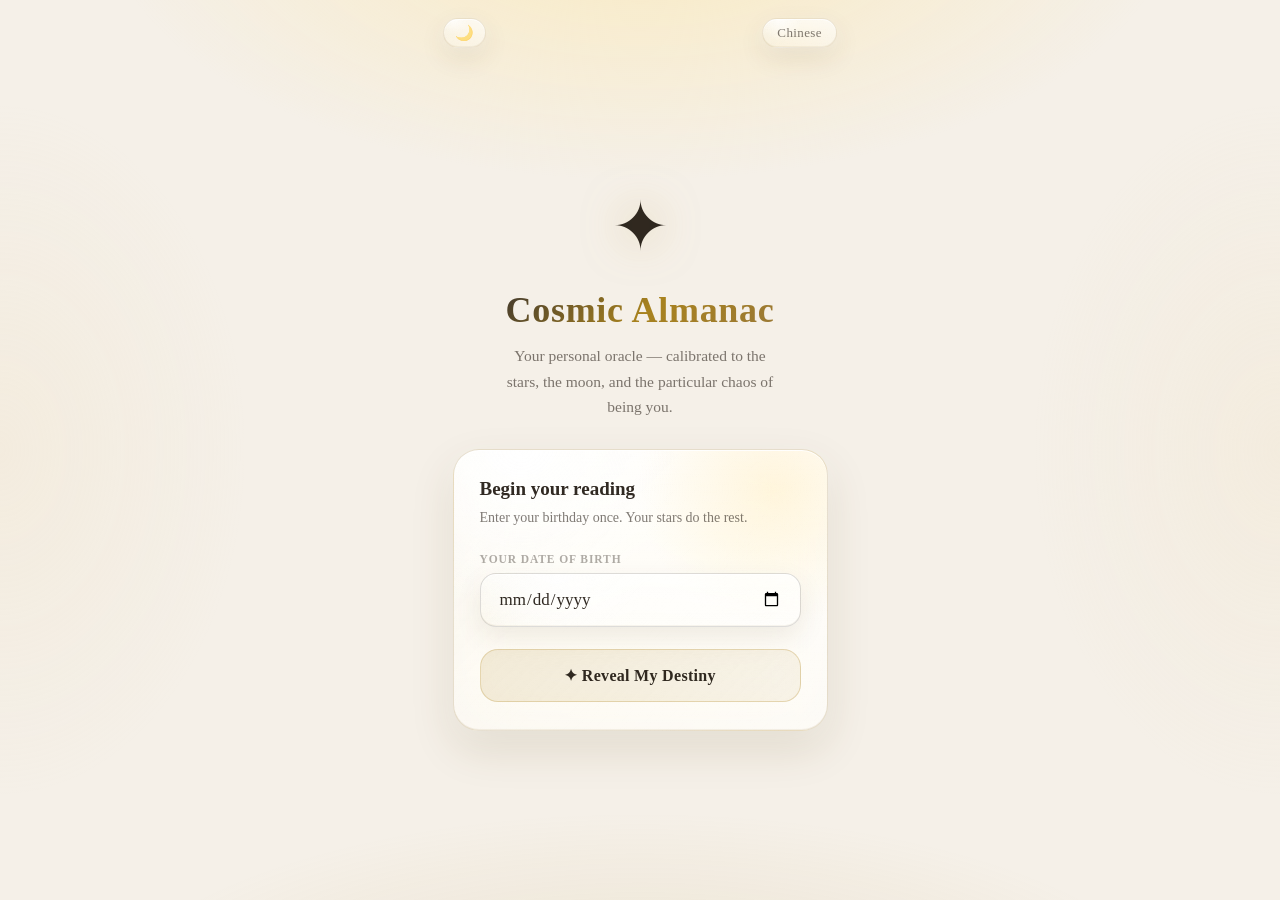
<file: index.html>
<!DOCTYPE html>
<html lang="en" data-theme="dark">
<head>
  <meta charset="UTF-8">
  <meta name="viewport" content="width=device-width, initial-scale=1.0, viewport-fit=cover">
  <meta name="description" content="A bilingual daily oracle blending zodiac signs, moon phase, weekday ruler, and personal daily guidance.">
  <meta name="apple-mobile-web-app-capable" content="yes">
  <meta name="apple-mobile-web-app-status-bar-style" content="black-translucent">
  <meta name="apple-mobile-web-app-title" content="Cosmic Almanac">
  <meta name="theme-color" content="#09080b">
  <meta property="og:title" content="Cosmic Almanac">
  <meta property="og:description" content="A bilingual daily oracle blending zodiac signs, moon phase, weekday ruler, and personal daily guidance.">
  <meta property="og:type" content="website">
  <meta property="og:url" content="https://cosmic.meltcado.com/">
  <meta property="og:site_name" content="Cosmic Almanac">
  <meta property="og:image" content="https://cosmic.meltcado.com/cosmic-og.png">
  <meta property="og:image:width" content="1200">
  <meta property="og:image:height" content="630">
  <meta property="og:image:alt" content="Cosmic Almanac — a daily oracle calibrated to the stars and the moon.">
  <meta name="twitter:card" content="summary_large_image">
  <meta name="twitter:title" content="Cosmic Almanac">
  <meta name="twitter:description" content="A bilingual daily oracle blending zodiac signs, moon phase, weekday ruler, and personal daily guidance.">
  <meta name="twitter:image" content="https://cosmic.meltcado.com/cosmic-og.png">
  <link rel="canonical" href="https://cosmic.meltcado.com/">
  <link rel="apple-touch-icon" href="cosmic-daily-icon.png">
  <link rel="icon" type="image/png" href="favicon.png">
  <link rel="manifest" href="manifest.json">
  <title>Cosmic Almanac</title>
  <script>
    (function loadAnalytics() {
      try {
        if (localStorage.getItem('cosmic_analytics_opt_out') === '1') return;
      } catch (e) {}
      var script = document.createElement('script');
      script.defer = true;
      script.src = 'https://static.cloudflareinsights.com/beacon.min.js';
      script.setAttribute('data-cf-beacon', '{"token": "70ef6f3748dc4def9365bc384d702cc8"}');
      document.head.appendChild(script);
    })();
  </script>
  <link rel="stylesheet" href="app.css">
</head>
<body>

<div class="bg" aria-hidden="true">
  <div class="bg-depth"></div>
  <div class="bg-stars"></div>
</div>

<div class="top-controls" aria-label="App controls">
  <button class="theme-btn" id="theme-btn" onclick="toggleTheme()" aria-label="Toggle day/night mode">☀️</button>
  <button class="lang-btn" id="lang-btn" onclick="toggleLang()">中文</button>
</div>

<!-- ═══ ONBOARDING ═══ -->
<div id="onboarding" class="screen hidden">
  <div class="hero fu d0">
    <span class="app-icon">✦</span>
    <h1 class="app-title" id="ob-title"></h1>
    <p  class="app-sub"   id="ob-sub"></p>
  </div>
  <div class="glass ob-card fu d2">
    <h2 id="ob-h2"></h2>
    <p  id="ob-p"></p>
    <div class="field-lbl" id="ob-lbl"></div>
    <input type="date" id="bday-input" class="date-input"/>
    <button class="btn-reveal" id="ob-btn" onclick="startReading()"></button>
  </div>
</div>

<!-- ═══ READING ═══ -->
<div id="reading" class="screen hidden">
  <div class="r-header fu d0">
    <div class="r-date"  id="r-date"></div>
    <div class="r-title" id="r-title"></div>
    <div class="signs-row" id="r-signs"></div>
  </div>
  <div class="date-nav fu d1" aria-label="Reading date controls">
    <button class="nav-btn" id="date-prev" type="button" onclick="shiftSelectedDate(-1)"></button>
    <button class="nav-btn date-chip" id="date-today" type="button" onclick="jumpToToday()"></button>
    <button class="nav-btn" id="date-next" type="button" onclick="shiftSelectedDate(1)"></button>
  </div>
  <div class="glass almanac-summary interactive-card fu d1" id="almanac-summary" tabindex="0" role="button" data-detail="almanac"></div>
  <div class="cat-grid" id="cat-grid"></div>
  <div class="glass oracle-card interactive-card fu d5" id="oracle-card" tabindex="0" role="button" data-detail="oracle">
    <div class="oracle-lbl" id="oracle-lbl"></div>
    <div class="oracle-txt" id="oracle-txt"></div>
  </div>
  <div class="card sug-card interactive-card fu d6" id="suggestion-card" tabindex="0" role="button" data-detail="suggestion">
    <div class="sug-icon">🎯</div>
    <div>
      <div class="sug-lbl" id="sug-lbl"></div>
      <div class="sug-txt" id="sug-txt"></div>
    </div>
  </div>
  <div class="r-footer fu d7">
    <button class="btn-creator" id="btn-creator" type="button" data-detail="creator"></button>
    <button class="btn-about" id="btn-about" type="button" data-detail="about"></button>
    <button class="btn-reset" id="btn-reset" onclick="resetBday()"></button>
  </div>
</div>

<div class="confirm-modal" id="confirm-modal" aria-hidden="true">
  <div class="glass confirm-sheet" role="alertdialog" aria-modal="true" aria-describedby="confirm-msg">
    <div class="confirm-msg" id="confirm-msg"></div>
    <div class="confirm-btns">
      <button class="confirm-btn" id="confirm-cancel" type="button" onclick="closeConfirm()"></button>
      <button class="confirm-btn danger" id="confirm-ok" type="button" onclick="confirmOk()"></button>
    </div>
  </div>
</div>

<div class="detail-modal" id="detail-modal" aria-hidden="true">
  <div class="glass detail-sheet" role="dialog" aria-modal="true" aria-labelledby="detail-title">
    <button class="detail-close" id="detail-close" type="button" onclick="closeDetail()">✕</button>
    <div class="detail-kicker" id="detail-kicker"></div>
    <div class="detail-title" id="detail-title"></div>
    <div class="detail-sub" id="detail-sub"></div>
    <div class="detail-facts" id="detail-facts"></div>
    <div class="detail-custom" id="detail-custom"></div>
    <div class="detail-copy" id="detail-copy"></div>
  </div>
</div>

<script src="content.en.js"></script>
<script src="content.zh.js"></script>
<script src="app.js"></script>
</body>
</html>
</file>
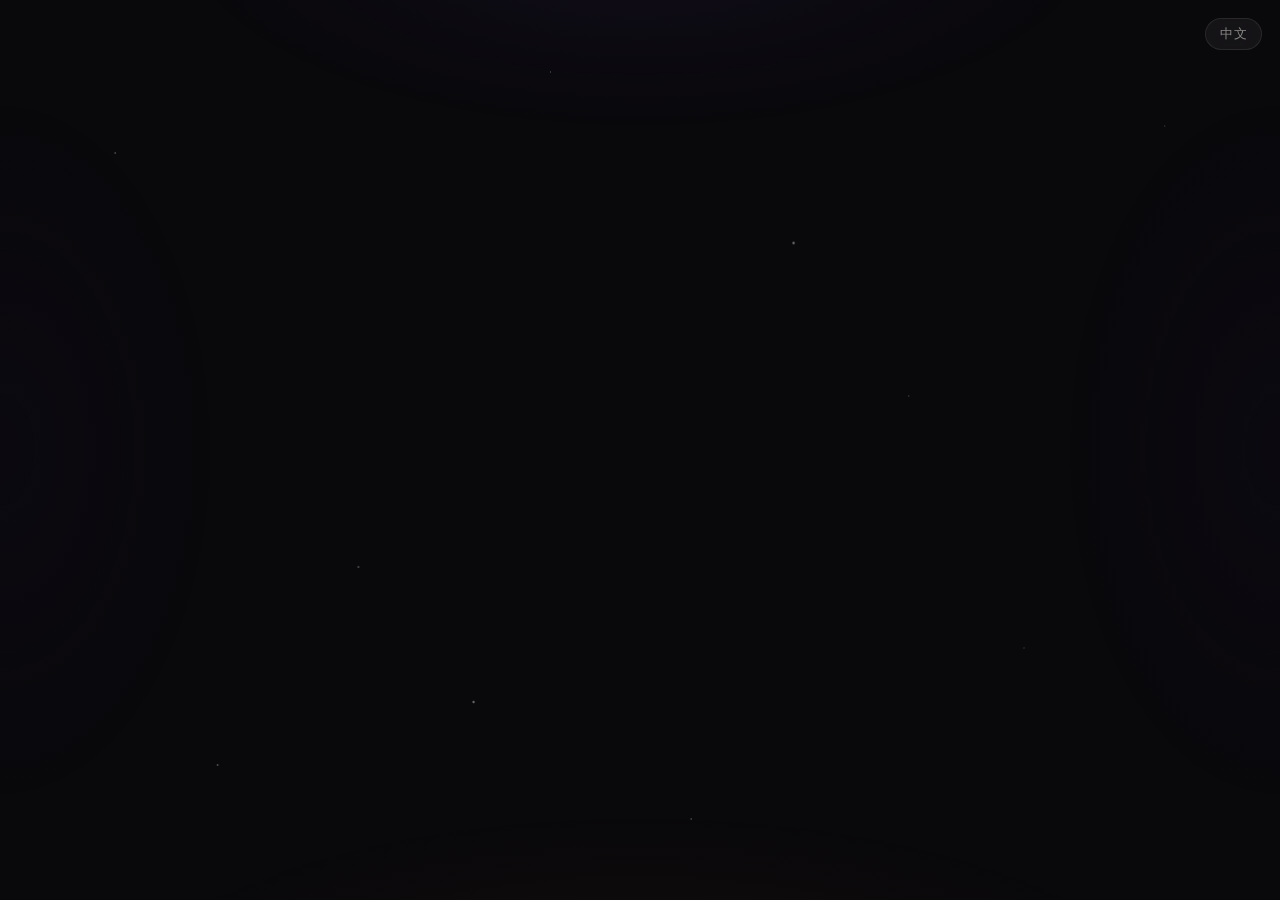
<file: cosmic-daily.html>
<!DOCTYPE html>
<html lang="en">
<head>
  <meta charset="UTF-8">
  <meta name="viewport" content="width=device-width, initial-scale=1.0, viewport-fit=cover">
  <meta name="apple-mobile-web-app-capable" content="yes">
  <meta name="apple-mobile-web-app-status-bar-style" content="black-translucent">
  <meta name="apple-mobile-web-app-title" content="Cosmic Daily">
  <meta name="theme-color" content="#09080b">
  <link rel="apple-touch-icon" href="cosmic-daily-icon.png">
  <link rel="manifest" href="manifest.json">
  <title>Cosmic Daily ✦</title>
  <style>
    *{margin:0;padding:0;box-sizing:border-box;-webkit-tap-highlight-color:transparent}

    :root{
      --bg:      #09080b;
      --g0:      rgba(255,252,248,0.052);
      --gb:      rgba(255,252,248,0.088);
      --c0:      rgba(255,252,248,0.036);
      --cb:      rgba(255,252,248,0.066);
      --gold:    #c4a55a;
      --goldg:   rgba(196,165,90,0.22);
      --t1:      rgba(255,252,248,0.93);
      --t2:      rgba(255,252,248,0.50);
      --t3:      rgba(255,252,248,0.26);
    }

    html,body{
      min-height:100%;background:var(--bg);
      font-family:-apple-system,BlinkMacSystemFont,'SF Pro Display','Segoe UI',system-ui,sans-serif;
      color:var(--t1);overflow-x:hidden;
    }

    /* ── BACKGROUND ───────────────────────────── */
    .bg{position:fixed;inset:0;z-index:0;pointer-events:none}

    .bg-depth{
      position:absolute;inset:0;
      background:
        radial-gradient(ellipse 80% 45% at 50% 115%, rgba(170,130,35,.07)  0%,transparent 55%),
        radial-gradient(ellipse 65% 40% at 50% -8%,  rgba(25,20,42,.50)   0%,transparent 55%),
        radial-gradient(ellipse 30% 70% at 0%   50%, rgba(18,14,30,.30)   0%,transparent 55%),
        radial-gradient(ellipse 30% 70% at 100% 50%, rgba(18,14,30,.30)   0%,transparent 55%);
      animation:breathe 18s ease-in-out infinite alternate;
    }
    @keyframes breathe{0%{opacity:.82}100%{opacity:1}}

    .bg-stars{
      position:absolute;inset:0;
      background-image:
        radial-gradient(1.2px 1.2px at  9% 17%, rgba(255,252,248,.42) 0%,transparent 100%),
        radial-gradient(1.6px 1.6px at 28% 63%, rgba(255,252,248,.32) 0%,transparent 100%),
        radial-gradient(1px   1px   at 43%  8%, rgba(255,252,248,.38) 0%,transparent 100%),
        radial-gradient(2px   2px   at 62% 27%, rgba(255,252,248,.48) 0%,transparent 100%),
        radial-gradient(1px   1px   at 80% 72%, rgba(255,252,248,.28) 0%,transparent 100%),
        radial-gradient(1.4px 1.4px at 17% 85%, rgba(255,252,248,.40) 0%,transparent 100%),
        radial-gradient(1px   1px   at 91% 14%, rgba(255,252,248,.25) 0%,transparent 100%),
        radial-gradient(1.8px 1.8px at 37% 78%, rgba(255,252,248,.52) 0%,transparent 100%),
        radial-gradient(1px   1px   at 71% 44%, rgba(255,252,248,.30) 0%,transparent 100%),
        radial-gradient(1.2px 1.2px at 54% 91%, rgba(255,252,248,.36) 0%,transparent 100%);
      animation:twinkle 9s ease-in-out infinite alternate;
    }
    @keyframes twinkle{0%{opacity:.60}100%{opacity:1}}

    /* ── LANG TOGGLE ──────────────────────────── */
    .lang-btn{
      position:fixed;top:max(18px,env(safe-area-inset-top,18px));right:18px;z-index:200;
      background:var(--g0);border:1px solid var(--gb);
      backdrop-filter:blur(20px) saturate(140%);-webkit-backdrop-filter:blur(20px) saturate(140%);
      border-radius:20px;padding:6px 14px;
      font-size:13px;font-weight:500;color:var(--t2);
      cursor:pointer;font-family:inherit;transition:all .2s;letter-spacing:.4px;
    }
    .lang-btn:hover{background:rgba(255,252,248,.09);color:var(--t1)}

    /* ── GLASS ────────────────────────────────── */
    .glass{
      background:var(--g0);
      backdrop-filter:blur(30px) saturate(180%) brightness(1.08);
      -webkit-backdrop-filter:blur(30px) saturate(180%) brightness(1.08);
      border:1px solid var(--gb);border-radius:26px;
      box-shadow:0 8px 40px rgba(0,0,0,.40),inset 0 1px 0 rgba(255,252,248,.08);
    }
    .card{
      background:var(--c0);
      backdrop-filter:blur(20px) saturate(150%);-webkit-backdrop-filter:blur(20px) saturate(150%);
      border:1px solid var(--cb);border-radius:22px;
      box-shadow:0 4px 20px rgba(0,0,0,.28),inset 0 1px 0 rgba(255,252,248,.05);
    }

    /* ── LAYOUT ───────────────────────────────── */
    .screen{
      position:relative;z-index:1;min-height:100dvh;
      display:flex;flex-direction:column;align-items:center;
      padding:max(56px,env(safe-area-inset-top,56px)) 18px max(40px,env(safe-area-inset-bottom,40px));
    }
    .screen.hidden{display:none}

    /* ── ONBOARDING ───────────────────────────── */
    #onboarding{justify-content:center;gap:30px;padding-top:90px;padding-bottom:60px}

    .hero{text-align:center}
    .app-icon{
      font-size:68px;display:block;margin-bottom:22px;
      filter:drop-shadow(0 0 22px rgba(196,165,90,.55));
      animation:floatY 4.5s ease-in-out infinite;
    }
    @keyframes floatY{0%,100%{transform:translateY(0)}50%{transform:translateY(-11px)}}

    .app-title{
      font-size:36px;font-weight:700;letter-spacing:-.5px;margin-bottom:12px;
      background:linear-gradient(135deg,rgba(255,252,248,.96) 0%,var(--gold) 55%,rgba(255,232,180,.85) 100%);
      -webkit-background-clip:text;-webkit-text-fill-color:transparent;background-clip:text;
    }
    .app-sub{font-size:15.5px;color:var(--t2);line-height:1.62;max-width:285px;margin:0 auto}

    .ob-card{width:100%;max-width:375px;padding:28px 26px}
    .ob-card h2{font-size:19px;font-weight:600;margin-bottom:7px;color:var(--t1)}
    .ob-card p {font-size:14px;color:var(--t2);line-height:1.55;margin-bottom:24px}

    .field-lbl{font-size:11.5px;font-weight:600;letter-spacing:.9px;text-transform:uppercase;color:var(--t3);margin-bottom:8px}

    .date-input{
      width:100%;background:rgba(255,252,248,.05);
      border:1px solid rgba(255,252,248,.12);border-radius:16px;
      padding:15px 18px;font-size:17px;font-weight:500;color:#fff;
      margin-bottom:22px;outline:none;
      transition:border-color .2s,background .2s;
      -webkit-appearance:none;font-family:inherit;color-scheme:dark;
    }
    .date-input:focus{border-color:rgba(196,165,90,.50);background:rgba(255,252,248,.09)}

    .btn-reveal{
      width:100%;
      background:linear-gradient(135deg,rgba(196,165,90,.22),rgba(196,165,90,.12));
      border:1px solid rgba(196,165,90,.38);
      backdrop-filter:blur(10px);color:var(--t1);
      font-size:16px;font-weight:600;padding:16px;border-radius:18px;
      cursor:pointer;transition:all .22s;font-family:inherit;letter-spacing:.3px;
    }
    .btn-reveal:hover{background:linear-gradient(135deg,rgba(196,165,90,.34),rgba(196,165,90,.20));transform:translateY(-1px);box-shadow:0 8px 28px var(--goldg)}
    .btn-reveal:active{transform:translateY(0)}

    /* ── READING ──────────────────────────────── */
    #reading{gap:13px;padding-top:58px;padding-bottom:48px}

    .r-header{width:100%;max-width:430px;text-align:center;margin-bottom:4px}
    .r-date  {font-size:11.5px;color:var(--t3);letter-spacing:1.6px;text-transform:uppercase;margin-bottom:6px}
    .r-title {font-size:25px;font-weight:700;letter-spacing:-.3px}
    .signs-row{display:flex;justify-content:center;gap:7px;margin-top:13px;flex-wrap:wrap}

    .badge{
      background:rgba(255,252,248,.05);border:1px solid rgba(255,252,248,.09);
      backdrop-filter:blur(12px);-webkit-backdrop-filter:blur(12px);
      border-radius:20px;padding:5px 13px;font-size:13px;color:var(--t2);
      display:flex;align-items:center;gap:5px;
    }

    /* ── CATEGORY GRID ────────────────────────── */
    .cat-grid{width:100%;max-width:430px;display:grid;grid-template-columns:1fr 1fr;gap:11px}
    .cat-card{padding:17px 15px;display:flex;flex-direction:column;gap:9px}
    .cat-head{display:flex;align-items:center;gap:8px}
    .cat-icon{font-size:20px;filter:drop-shadow(0 2px 5px rgba(196,165,90,.35))}
    .cat-name{font-size:11px;font-weight:600;color:var(--t3);text-transform:uppercase;letter-spacing:.9px}
    .dots    {display:flex;gap:4px}
    .dot     {width:7px;height:7px;border-radius:50%;background:rgba(255,252,248,.12);transition:background .3s}
    .dot.on  {background:var(--gold);box-shadow:0 0 8px rgba(196,165,90,.40)}
    .r-lbl   {font-size:11px;color:var(--t3);font-weight:500;letter-spacing:.3px}
    .cat-msg {font-size:12.5px;color:var(--t2);line-height:1.55}

    /* ── ORACLE ───────────────────────────────── */
    .oracle-card{width:100%;max-width:430px;padding:24px 22px}
    .oracle-lbl {font-size:11px;font-weight:600;letter-spacing:1.7px;text-transform:uppercase;color:var(--gold);opacity:.80;margin-bottom:14px}
    .oracle-txt {font-size:15.5px;line-height:1.72;color:var(--t1)}

    /* ── SUGGESTION ───────────────────────────── */
    .sug-card{width:100%;max-width:430px;padding:18px 20px;display:flex;align-items:flex-start;gap:13px}
    .sug-icon{
      width:42px;height:42px;flex-shrink:0;
      background:rgba(196,165,90,.12);border:1px solid rgba(196,165,90,.22);
      border-radius:13px;display:flex;align-items:center;justify-content:center;font-size:19px;
    }
    .sug-lbl {font-size:11px;font-weight:600;letter-spacing:1.6px;text-transform:uppercase;color:var(--gold);opacity:.75;margin-bottom:6px}
    .sug-txt {font-size:14px;color:var(--t2);line-height:1.58}

    /* ── FOOTER ───────────────────────────────── */
    .r-footer{width:100%;max-width:430px;display:flex;justify-content:space-between;align-items:center;padding:6px 4px;margin-top:3px}
    .r-foot-info{font-size:12px;color:var(--t3)}
    .btn-reset{background:none;border:none;font-size:12px;color:var(--t3);cursor:pointer;font-family:inherit;text-decoration:underline;text-underline-offset:2px;padding:4px;transition:color .2s}
    .btn-reset:hover{color:var(--t2)}

    /* ── ANIMATION ────────────────────────────── */
    .fu{animation:fadeUp .55s ease both}
    @keyframes fadeUp{from{opacity:0;transform:translateY(16px)}to{opacity:1;transform:translateY(0)}}
    .d0{animation-delay:0s}.d1{animation-delay:.07s}.d2{animation-delay:.14s}
    .d3{animation-delay:.21s}.d4{animation-delay:.28s}.d5{animation-delay:.36s}
    .d6{animation-delay:.44s}.d7{animation-delay:.52s}
  </style>
</head>
<body>

<div class="bg" aria-hidden="true">
  <div class="bg-depth"></div>
  <div class="bg-stars"></div>
</div>

<button class="lang-btn" id="lang-btn" onclick="toggleLang()">中文</button>

<!-- ═══ ONBOARDING ═══ -->
<div id="onboarding" class="screen hidden">
  <div class="hero fu d0">
    <span class="app-icon">✦</span>
    <h1 class="app-title" id="ob-title"></h1>
    <p  class="app-sub"   id="ob-sub"></p>
  </div>
  <div class="glass ob-card fu d2">
    <h2 id="ob-h2"></h2>
    <p  id="ob-p"></p>
    <div class="field-lbl" id="ob-lbl"></div>
    <input type="date" id="bday-input" class="date-input"/>
    <button class="btn-reveal" id="ob-btn" onclick="startReading()"></button>
  </div>
</div>

<!-- ═══ READING ═══ -->
<div id="reading" class="screen hidden">
  <div class="r-header fu d0">
    <div class="r-date"  id="r-date"></div>
    <div class="r-title" id="r-title"></div>
    <div class="signs-row" id="r-signs"></div>
  </div>
  <div class="cat-grid" id="cat-grid"></div>
  <div class="glass oracle-card fu d5">
    <div class="oracle-lbl" id="oracle-lbl"></div>
    <div class="oracle-txt" id="oracle-txt"></div>
  </div>
  <div class="card sug-card fu d6">
    <div class="sug-icon">🎯</div>
    <div>
      <div class="sug-lbl" id="sug-lbl"></div>
      <div class="sug-txt" id="sug-txt"></div>
    </div>
  </div>
  <div class="r-footer fu d7">
    <span class="r-foot-info" id="r-foot"></span>
    <button class="btn-reset" id="btn-reset" onclick="resetBday()"></button>
  </div>
</div>

<script>
// ═══════════════════════════════════════════════════════════════
//  LANGUAGE DATABASE
// ═══════════════════════════════════════════════════════════════
const LANG = {

  en: {
    appTitle:    "Cosmic Daily",
    appSub:      "Your personal oracle — calibrated to the stars, the moon, and the particular chaos of being you.",
    obH2:        "Begin your reading",
    obP:         "Enter your date of birth once. The cosmos will remember.",
    obLbl:       "Your date of birth",
    obBtn:       "✦  Reveal My Destiny",
    oracleLbl:   "✦  Today's Oracle",
    sugLbl:      "Cosmic Suggestion",
    changeBtn:   "Change birthday",
    resetMsg:    "Reset your birthday? The stars will need to meet you again.",
    langToggle:  "中文",
    readingTitles:["Your Daily Reading","The Stars Speak","Today's Oracle","Cosmic Forecast","The Universe Weighs In"],
    yearOf:      a => `Year of the ${a}`,
    dateStr:     (wday,m,d,y) => `${wday}, ${m} ${d}, ${y}`,
    dayNames:    ["Sunday","Monday","Tuesday","Wednesday","Thursday","Friday","Saturday"],
    monthNames:  ["January","February","March","April","May","June","July","August","September","October","November","December"],
    moonNames:   ["New Moon","Waxing Crescent","First Quarter","Waxing Gibbous","Full Moon","Waning Gibbous","Last Quarter","Waning Crescent"],
    westNames:   ["Capricorn","Aquarius","Pisces","Aries","Taurus","Gemini","Cancer","Leo","Virgo","Libra","Scorpio","Sagittarius"],
    chiNames:    ["Rat","Ox","Tiger","Rabbit","Dragon","Snake","Horse","Goat","Monkey","Rooster","Dog","Pig"],
    rLbls:       ["","Rough Waters","Murky Skies","Still Waters","Fair Winds","Star Aligned"],
    work:{
      name:"Work & Career",
      m:{
        1:["The cosmic gears are jammed today. Submit nothing important, sign nothing legally binding, and avoid your boss if at all possible.",
           "Your productivity has the energy of a browser with 47 tabs open. Close some tabs. Maybe close your laptop.",
           "Mercury is in retrograde energy — even if it isn't. Your ideas are fine; the timing is genuinely not.",
           "Today the stars vote for strategic invisibility. Be the human equivalent of 'on a call.'"],
        2:["Minor celestial friction in your career lane. Push through carefully — the path clears by afternoon.",
           "The stars aren't against you today, they're just… indifferent. Same as your coworkers. You'll survive.",
           "Your work energy is at 60%. Fortunately, most things only need 60%.",
           "One step forward, one step sideways. The universe is teaching you the cha-cha of professional life."],
        3:["A steady, unremarkable day at work. The universe calls this 'acceptable.' So do most performance reviews.",
           "No great breakthroughs, no disasters. The cosmic middle ground — which is honestly underrated.",
           "Solid. Functional. Mildly caffeinated. A perfectly serviceable work day with cosmic backing.",
           "The stars see average output and are totally at peace with that. Not every day needs to be legendary."],
        4:["The cosmic current carries your career forward. Push on anything you've been hesitating about.",
           "Good energy flows through your professional life. The stars are watching with quiet approval.",
           "You're operating with unusual clarity today. Use it. The universe doesn't always pick up when you call.",
           "Decisions made today have solid cosmic backing. Trust your professional instincts."],
        5:["The stars have cleared your lane entirely. Everything you touch today has a touch of gold — don't waste it.",
           "Cosmic alignment: maximum. Your professional presence today is genuinely formidable. Let people know.",
           "You were born for days like this. Swing big. Say the brave thing in the meeting. Sign things.",
           "The universe has put every celestial body in your corner. This is not a drill."]
      }
    },
    love:{
      name:"Love & Social",
      m:{
        1:["The love stars are taking a personal day. Keep interactions brief, texts short, and feelings to yourself for now.",
           "Today's social energy is like Wi-Fi in a basement. Connection keeps dropping. It's not you. It's the universe.",
           "Best romantic move today: make yourself tea, watch something comforting, and lower your social expectations significantly.",
           "Avoid deep conversations today. The cosmos haven't finished buffering your emotional software."],
        2:["A mildly awkward social frequency surrounds you. Lean into it — awkward can be charming when fully committed.",
           "Love is present but slightly blurry, like a photo taken too fast. Wait for the focus to return.",
           "Your social energy needs a gentle warm-up. Start with something low-stakes before anything meaningful.",
           "Connection attempts may require more effort than usual today. Persistence is your friend."],
        3:["Warm, comfortable social energy. Nothing fireworks, nothing cold. A perfectly pleasant human day.",
           "Your social life today is like background music — pleasant, stable, easy to overlook. That's genuinely fine.",
           "Connections made today are solid if unspectacular. Quality over cosmic drama.",
           "The social weather is mild and agreeable. Show up for the people who matter."],
        4:["Your warmth is magnetic today. The people in your orbit feel it — let them feel it fully.",
           "Good social energy flows freely. Reach out to someone you've been meaning to. Now is genuinely the time.",
           "Romance has a favorable current today. Something small and genuine goes further than you'd expect.",
           "You're unusually good company today. The stars have made a note of it."],
        5:["Maximum heart energy. The stars have essentially written 'go connect with people' across the sky in your name.",
           "You are irresistible to the right people today. The universe has scheduled at least one meaningful moment.",
           "Love is loud today — romantic, friendly, or self-directed. Open every door when it knocks.",
           "The cosmos have aligned your social frequency to its peak. Say the things that matter."]
      }
    },
    health:{
      name:"Health & Body",
      m:{
        1:["Your body is filing a formal complaint with the universe today. Listen to it. Rest is not weakness.",
           "Today is a good day to cancel something, drink water, and pretend you are a plant on a windowsill.",
           "The stars see low vitality in your physical lane. Honor it. Not every day is a workout day.",
           "Sleep. Eat something warm. Move gently. The cosmos will still be here when you feel better."],
        2:["Energy levels are slightly below par. Nothing a nap, some protein, and a gentle walk can't negotiate.",
           "Your body is asking for gentleness today. Obliging it is an act of wisdom, not surrender.",
           "Minor physical static today. The stars suggest: hydrate, breathe deeply, and pace yourself.",
           "Below-average vitality. The universe recommends you conserve what you have for what matters."],
        3:["Steady health energy. Your body is humming along at a sensible rhythm. Keep it going.",
           "Nothing alarming, nothing euphoric. A good, functional body day — which is deeply underappreciated.",
           "Maintenance mode is valid mode. The stars see a balanced, steady you today.",
           "Your physical energy is where it should be. Routine and rhythm are your friends today."],
        4:["Good vitality today. Your body wants to move. Let it.",
           "Physical energy is above average. If you've been postponing that walk or workout — do it now.",
           "Your health frequency is high today. Use it wisely. Your future self will remember this.",
           "The body is willing. The stars approve. Whatever you've been putting off physically — today's your day."],
        5:["Peak physical energy. Your body is a high-performance vehicle today. Drive it accordingly.",
           "The cosmic health chart shows excellent alignment. Today is the day you do the things you keep promising yourself.",
           "You feel it, don't you? That unusual lightness. The stars gave it to you. Use every bit of it.",
           "Everything is firing correctly today. This is rare. Move, breathe, feel alive. The stars insist."]
      }
    },
    finance:{
      name:"Finance & Luck",
      m:{
        1:["Today is not the day to gamble, invest aggressively, or buy anything non-essential. The money stars are napping.",
           "Hold your wallet close and your credit card closer. The financial cosmos have a mischievous glint today.",
           "Today's lucky number is 'no.' Apply it liberally to any financial decisions that arise.",
           "The universe recommends reviewing your subscriptions. One is definitely something you forgot you signed up for."],
        2:["Modest financial energy. Spend only what's necessary. Save the big moves for when the stars are paying attention.",
           "Money flows slowly today — like water through a reluctant drain. Patience is the only currency worth spending.",
           "Below-average luck in the material realm. Gratitude for what you have is the best investment today.",
           "The financial forecast is cautious. Watch the small leaks — that's where it always goes."],
        3:["Financial neutrality today. Money is where you left it, doing what you told it to do. Stable counts.",
           "Luck is present but modest. Small wins, small losses — the universe balancing its books today.",
           "Average financial day. Nothing dramatic. This is actually fine. Not every day needs to be a money day.",
           "Steady financial weather. No surprises expected. Routine management is the move."],
        4:["Your financial luck is quietly strong today. Small opportunities may look unimportant. Look closer.",
           "Good energy in the money lane. Decisions made now have solid cosmic backing.",
           "The stars smile on your financial awareness today. Act on the thing you've been quietly considering.",
           "Above-average luck in the material realm. Keep your eyes open — something is worth noticing."],
        5:["Lucky streak. The universe is pointing arrows at financial opportunities today. Stay awake to it.",
           "Peak financial alignment. If you've been waiting for a sign — there it is, written in the stars.",
           "Cosmic good fortune in your material lane. Not lottery-win magnitude — but meaningfully good. Don't waste it.",
           "The money stars are singing your name today. Act with intention. The window is real."]
      }
    },
    oracles:[
      "The universe has a soft spot for you today. It's subtle — in the way the coffee tastes just right, the light a little kinder, the timing strangely perfect.",
      "Something small and good is coming your way today. You won't see it coming, which is entirely the point.",
      "The stars are rooting for you with quiet, genuine enthusiasm. Not loudly — just steadily, in the background, like a very loyal friend.",
      "Today holds a small miracle somewhere in it. It might be a conversation, a moment of clarity, or finally finding where you left your keys.",
      "You are exactly where you are supposed to be today. Trust the strange, winding path. It's going somewhere worthwhile.",
      "The cosmos have reviewed your recent decisions and, despite everything, have given you a passing grade. Well done for surviving yourself.",
      "Today the universe has scheduled a 'mild inconvenience' for character building. It's not personal. The stars do this to everyone they like.",
      "Mercury is currently behaving itself. Everyone is surprised, including Mercury. Make hay while the planets align.",
      "The celestial committee has approved your continued existence today. Try not to make them regret it.",
      "Your horoscope for today: things will happen, you will feel things about them, and somehow it will work out. Groundbreaking.",
      "The stars have been observing your life for some time now. They find it compelling. Not always in a reassuring way — but compelling nonetheless.",
      "Somewhere in the universe, a star died to create the atoms in your coffee. The least you can do is enjoy it slowly.",
      "The moon looked at your chart and exhaled slowly. Then it said 'you've got this.' It sounded almost entirely convincing.",
      "Today you will age exactly one day. The stars consider this non-negotiable. On the bright side, so does everyone else.",
      "The universe doesn't actually care about your problems — it has 93 billion light-years of its own. And yet somehow, things tend to work out. Keep going.",
      "In the grand cosmic scheme, today is statistically insignificant. In the small human scheme, it could be the day everything shifts. Worth showing up for.",
      "Your ancestors survived unimaginable things so you could worry about notifications. Honor them by putting your phone down for at least five minutes.",
      "The cosmos have been running this a long time. The thing you're worried about is usually not the actual thing.",
      "Today's energy is best described as: possible. Which, in the grand scale of the universe, is actually quite generous.",
      "The stars have reviewed the data and concluded: you are more capable than you currently believe. This is their official, unambiguous position.",
      "Chaos theory suggests that small decisions compound into large outcomes. Today's small decision matters. Choose deliberately.",
      "The moon is doing something beautiful tonight. Whether you see it or not, you are under the same sky as everyone you love.",
      "The universe has been alive for 13.8 billion years and hasn't quit once. You can get through today.",
      "A quiet power is building in your orbit today. The stars can't say exactly what it is — but they've noticed it, and so should you.",
      "The celestial forecast suggests unexpected warmth from an expected direction. The stars enjoy a good plot twist.",
      "Some days the stars align. Other days they're just doing their own thing and you happen to be in the same galaxy. Today is one of those days. Still valid.",
      "Your energy today is like a partial eclipse — not everything is illuminated, but what is visible is genuinely interesting.",
      "The universe filed a memo this morning: you are doing better than you think. The stars unanimously endorsed it.",
      "Today's cosmic frequency carries a specific instruction: rest without guilt. The stars know you need it and they are fine with it.",
      "Something in the planetary arrangement today whispers: be kinder to yourself than usual. The stars have noticed what you've been carrying."
    ],
    suggestions:[
      "Send one message you've been overthinking. The overthinking is now the problem, not the message.",
      "Drink water before coffee. The stars said so. Ignore them and accept the consequences.",
      "Look up from your screen at least once per hour. The world is still out there, mildly and consistently beautiful.",
      "Tell one person something specific you appreciate about them. Vague compliments are cosmically weak.",
      "Cancel one thing you agreed to out of guilt. The universe approves this message.",
      "Eat something green today — not necessarily because it's healthy, just to remind yourself you run on real food.",
      "Take a walk without your phone. It's terrifying for exactly ninety seconds, then deeply pleasant.",
      "Write down three things, no matter how small. Your brain is a terrible filing system.",
      "Say no to something today. Once. Firmly. Without the essay of explanation.",
      "Sit outside for 10 minutes. The sky is doing something nice. It does this every day and most people miss it.",
      "Text someone you haven't spoken to in a while. Keep it short. 'Thinking of you' does more than you think.",
      "Clean one small thing — a surface, a drawer, your screenshots folder. The cosmos find clutter personally offensive.",
      "Buy yourself something small and nice. Not as a reward — just because you exist, and that's sufficient reason.",
      "Rest without guilt today. Horizontal ambition counts.",
      "Learn one completely useless thing. The internet is full of them. This is actually its best feature.",
      "Make your bed. Or don't. But notice how you feel about it at 9pm.",
      "Laugh at something stupid — fully, out loud. The stars specifically requested this.",
      "Eat lunch away from your desk. Revolutionary. Life-changing. Heavily endorsed by the cosmos.",
      "Do one thing you've been 'about to do' for more than three days. The universe is patiently waiting.",
      "Be kind to a stranger. Nothing elaborate — a door held, a smile, a brief acknowledgment of shared humanness.",
      "Put your phone in another room for one hour. Face the silence. Bargain with it. You'll eventually become friends.",
      "Stretch. You are not made of wood — even if it currently feels that way.",
      "Drink the fancy thing you've been saving. The stars genuinely don't understand what you're saving it for.",
      "Apologize if you need to. Not a 'sorry if you were offended' — an actual one.",
      "Watch the sunset, or at least acknowledge it's happening somewhere and that this is quietly beautiful.",
      "Make a list of everything you're avoiding. Then do the smallest item on it. This is how mountains move.",
      "Give someone your full attention for five minutes. No phone, no half-listening. Just presence.",
      "Compliment yourself once, out loud, not ironically. The stars are listening.",
      "Slow down by 20% today. Everything done at 80% speed gets done better. The math is somehow correct.",
      "Notice one beautiful thing before noon. Anything counts — a cloud, a color, the way light falls on something ordinary."
    ]
  },

  zh: {
    appTitle:    "每日星盘",
    appSub:      "属于你的每日占星 — 以星辰、月相与你独特的命格为锚。",
    obH2:        "开始今日占卜",
    obP:         "输入一次生日，宇宙会为你记住。",
    obLbl:       "你的出生日期",
    obBtn:       "✦  揭晓我的命运",
    oracleLbl:   "✦  今日神谕",
    sugLbl:      "宇宙建议",
    changeBtn:   "修改生日",
    resetMsg:    "重置生日？星辰将需要重新认识你。",
    langToggle:  "EN",
    readingTitles:["今日星盘解读","星辰有话说","神谕降临","宇宙预言","今日运势"],
    yearOf:      a => `${a}年`,
    dateStr:     (wday,_m,d,y) => `${y}年${_m}月${d}日 ${wday}`,
    dayNames:    ["星期日","星期一","星期二","星期三","星期四","星期五","星期六"],
    monthNames:  ["1","2","3","4","5","6","7","8","9","10","11","12"],
    moonNames:   ["新月","眉月","上弦月","盈凸月","满月","亏凸月","下弦月","残月"],
    westNames:   ["摩羯座","水瓶座","双鱼座","白羊座","金牛座","双子座","巨蟹座","狮子座","处女座","天秤座","天蝎座","射手座"],
    chiNames:    ["鼠","牛","虎","兔","龙","蛇","马","羊","猴","鸡","狗","猪"],
    rLbls:       ["","逆水行舟","阴云密布","风平浪静","顺风顺水","星辰守护"],
    work:{
      name:"事业职场",
      m:{
        1:["今天宇宙的齿轮卡顿。不要提交重要文件，不要做大决定，保持低调为上。",
           "你今天的工作状态如同开着47个标签页的浏览器。关几个。也许连电脑一起关了。",
           "今天适合战略性隐形——成为那种"正在开会"的人。",
           "工作能量今天稀薄。不是失败，是宇宙给的强制休息令。"],
        2:["职场方向有轻微摩擦。谨慎推进，午后路会清晰些。",
           "星辰没有与你为敌，只是心不在焉，和你的同事一样。你会撑过去的。",
           "工作能量今天约60%。好在大多数事情60%就够用了。",
           "前进一步，侧滑一步。宇宙在教你职场探戈。"],
        3:["平稳、毫无亮点的工作日。宇宙称之为可接受，绩效表也这么说。",
           "没有突破，没有灾难。宇宙的中间地带，其实被低估了。",
           "扎实，正常运转，需要一点咖啡因。一个够用的工作日，有星辰背书。",
           "星辰看到了你平稳的输出，对此持中立但友好的态度。"],
        4:["宇宙浪潮今天推动你的事业前行。把一直犹豫的事情推动起来。",
           "今天你有一种罕见的清晰感。好好用——宇宙不总是接你电话的。",
           "今天的职业直觉值得信赖。大胆决策，不会让你失望。",
           "良好的职场能量在流动。星辰以沉默的方式表示认可。"],
        5:["星辰今天完全清空了你的赛道。你触碰的每件事都有点金之效——别浪费。",
           "宇宙对准：最大值。你今天的职场气场是真实的力量。让大家知道。",
           "你天生为这种日子而来的。大胆行动，说出那句勇敢的话。",
           "所有天体今天都站在你这边。这不是演习。"]
      }
    },
    love:{
      name:"感情人际",
      m:{
        1:["今天的爱情星在休假。互动简短，消息简洁，感情暂时放在心里。",
           "今天的社交能量像地下室的Wi-Fi，频繁断线。不是你的问题，是宇宙的信号。",
           "今天最好的感情举措：泡杯茶，看点轻松的，降低社交期待。",
           "避免今天的深层对话——宇宙还没缓冲完你的情感软件。"],
        2:["社交频率略显尴尬。全力投入——尴尬在坚定时可以很迷人。",
           "缘分今天有些模糊，像没对好焦的照片。等焦距自然回来。",
           "社交能量需要热身。从低强度的互动开始，再进入有深度的对话。",
           "今天的连接需要多一点努力。坚持是你的朋友。"],
        3:["温暖而舒适的社交能量。没有烟火，没有寒意。一个宜人的普通人日。",
           "今天的人际关系如背景音乐——愉悦、稳定、容易被忽视，但很适合。",
           "今天建立的连接朴实可靠。质量胜过戏剧性。",
           "社交天气温和宜人。为重要的人出现就好。"],
        4:["你今天的温暖具有磁性。轨道里的人都能感受到——让他们感受。",
           "良好的社交能量自由流动。联系那个你一直想联系的人，现在正是时候。",
           "感情今天有顺流。一件小小的真诚举动会比你预期的走得更远。",
           "你今天格外招人喜欢。星辰对此做了记录。"],
        5:["心能量全开。星辰在天空为你写下：去和人建立连接吧。",
           "你今天对对的人有无法抗拒的吸引力。宇宙已为你安排了至少一个有意义的时刻。",
           "爱今天很响亮——无论是爱情、友情还是对自己的爱。门敲响时，请开门。",
           "宇宙已将你的社交频率调至峰值。说出那些重要的话。"]
      }
    },
    health:{
      name:"身体健康",
      m:{
        1:["你的身体今天在向宇宙提出正式投诉。倾听它。休息不是软弱。",
           "今天适合取消一些事，多喝水，假装自己是窗台上的绿植。",
           "星象显示体力较低。尊重它——不是每天都需要是健身日。",
           "睡觉、吃暖食、轻柔活动。宇宙会等你好起来。"],
        2:["能量水位略低。一个小憩、一些蛋白质和一段轻松散步可以处理好这件事。",
           "你的身体今天需要温柔。顺应它是智慧，不是妥协。",
           "轻微的身体静电。星辰建议：补水、深呼吸、适当放慢节奏。",
           "体力偏低。宇宙建议你把有限的能量用在真正重要的事上。"],
        3:["稳定的健康能量。你的身体在以合理节奏运转。继续保持。",
           "没有警报，没有高峰。一个良好的功能性身体日——比你以为的珍贵。",
           "维护模式也是有效模式。星辰今天看到一个平衡而稳定的你。",
           "体能在应有的水位。规律和节奏是你今天的朋友。"],
        4:["今天活力较好。你的身体想动起来。让它动。",
           "体力高于平均。那个一直在推迟的锻炼或散步——现在就去。",
           "你今天的健康频率很高。好好利用，你未来的自己会记得这一天。",
           "身体愿意，星辰认可。那件一直在推迟的体能目标——今天就是。"],
        5:["巅峰体能。你今天是一辆高性能载具。相应驾驶它。",
           "宇宙健康图表显示绝佳对准。今天就是你一直说'快去做了'的那天。",
           "你感觉到了吗？那种罕见的轻盈感。星辰给你的。好好用它。",
           "今天一切运转如常。这很罕见。动起来，呼吸，感受活着。星辰坚持要求这一点。"]
      }
    },
    finance:{
      name:"财运偏财",
      m:{
        1:["今天不是赌博、激进投资或非必要购物的日子。财运星在打盹。",
           "把钱包捂紧，信用卡也是。今天的财运星辰带着调皮的眼神。",
           "今天的幸运数字是'不'。大量适用于财务决定。",
           "宇宙建议检查一下你的订阅。其中一定有一个你已经忘了。"],
        2:["偏低的财运能量。只花必要的，大动作留到星辰更关注的时候。",
           "今天钱流动缓慢，如流过不情愿的排水管。耐心是今天唯一值得花的。",
           "物质运较低。感恩所有、谨守已有，是今天最明智的投资。",
           "财运预报：谨慎。注意小漏——钱总是从那里流走的。"],
        3:["财运中性。你的钱在你放的地方，做着你让它做的事。稳定也是好事。",
           "偏财适中。小赢，小输——宇宙在平衡自己的账目。",
           "普通财运日。没有戏剧性。其实挺好的，不是每天都需要是财运日。",
           "平稳的财运天气。没有意外。常规管理就好。"],
        4:["今天财运静静地强悍着。小机会可能伪装成不重要的事——多看一眼。",
           "财运通道能量不错。现在做的决定有扎实的星辰背书。",
           "星辰今天微笑看你的财务敏锐度。采取那个你一直暗自盘算的行动。",
           "物质运高于平均。保持清醒——有些东西值得注意。"],
        5:["小运当头！宇宙把箭头指向财务机遇。保持清醒。",
           "财运巅峰对准。如果你一直在等一个信号——就是它，写在星辰里的那个。",
           "宇宙好运降临物质运。不是中彩票的量级，但实实在在的好。不要浪费。",
           "财运星今天在唱你的名字。带着意图行动。窗口是真实的。"]
      }
    },
    oracles:[
      "今天，宇宙悄悄为你留了一扇小门。不是大门，是需要你俯身才能发现的那种。",
      "某件小而好的事正在向你靠近。它不会提前通知，这正是重点所在。",
      "星辰今天正以它们安静的方式为你加油。不是大声的，只是稳稳的，像一个可靠的朋友。",
      "今天有个小小的奇迹藏在某处。可能是一段对话，一刻清明，或者终于找到你放的那把钥匙。",
      "你今天正在你应该在的地方。相信这条蜿蜒的路，它通向某个值得抵达的地方。",
      "宇宙对你近期的决策做了评估，结论是：勉强及格。能活到现在，实属不易。",
      "今天宇宙安排了一项'轻微麻烦'用于锻炼意志。不是针对你，星辰对每个喜欢的人都这样做。",
      "水星目前表现良好。所有人都很惊讶，包括水星自己。趁星象顺畅，抓紧行动。",
      "天体委员会已批准你今天继续存在。请尽量不要让他们后悔。",
      "今日星象：事情会发生，你会有感觉，然后一切都会过去。这是预言，也是规律。",
      "星辰观察你的生活已经有一段时间了。他们觉得挺有意思的。不总是令人安心的那种，但确实有意思。",
      "宇宙中某颗星曾经死去，才创造出你咖啡里的原子。最起码把它慢慢喝完。",
      "月亮看了你的星盘，缓缓叹了口气，然后说：'没事的。'语气还挺笃定。",
      "今天你将老去整整一天。这是宇宙的强制规定。好消息是，所有人也一样。",
      "宇宙没有义务关心你的烦恼——它有930亿光年的麻烦要管。但奇怪的是，事情总会好起来。继续走。",
      "从宇宙的尺度看，今天微不足道。从人类的尺度看，今天可能是一切转变的节点。值得出现。",
      "你的祖先历经了无数艰难，才让你有机会在今天因一件小事烦恼。请珍视这份不寻常的幸运。",
      "天象运行已久，有个规律：你最担心的那件事，通常不是真正的问题所在。",
      "今天的能量可以用一个词概括：可能。在宇宙的尺度上，这已经相当慷慨了。",
      "星辰审阅了数据，得出结论：你比自己以为的更有能力。这是他们正式的、明确的立场。"
    ],
    suggestions:[
      "把那条一直没发的消息发出去。反复思考才是真正的问题，不是那条消息。",
      "先喝水，再喝咖啡。星辰有令，违令者自负其果。",
      "每小时抬头看一次窗外。世界还在，不算太差。",
      "告诉一个人你具体欣赏他什么。模糊的赞美在宇宙中没有重量。",
      "取消一件你因为愧疚答应的事。宇宙认可此举。",
      "吃点绿色的东西，提醒自己是一个需要真实食物维持的有机体。",
      "不带手机出去走走。头90秒会很难受，之后会很愉快。",
      "写下三件事，哪怕再小。你的大脑是个很差劲的归档系统。",
      "今天拒绝一件事。一件就好。简洁地拒绝，不需要一篇说明。",
      "在外面坐十分钟。天空每天都在做美丽的事，大多数人没注意到。",
      "给一个久没联系的人发条消息。简短就好。'想到你了'比你以为的更有力量。",
      "清理一件小东西——一个抽屉，一个桌面，或手机里的截图。宇宙对杂乱有意见。",
      "给自己买一件小的好东西。不是奖励，只是因为你存在，这已经足够理由。",
      "今天允许自己休息，不带愧疚感。躺平也是一种远见。",
      "学一件完全没用的知识。互联网上有大量此类内容，这是它最好的功能之一。",
      "整理一下床铺。或者不整理。但晚上九点的时候，感受一下你对这个选择的感受。",
      "大笑一次，对着一件蠢事，真诚地，出声地。星辰特别要求了这一条。",
      "离开座位吃午饭。革命性的举措。宇宙强烈推荐。",
      "做那件你'快要去做了'超过三天的事。宇宙已经等得有些不耐烦了。",
      "给某人五分钟的完整注意力。不看手机，不心不在焉，只是在场。",
      "把手机放到另一个房间一个小时。与沉默对峙、谈判，最终成为朋友。",
      "拉伸一下。你不是木头做的，即使现在感觉像。",
      "把那瓶一直在留着的好东西喝掉。星辰真的不明白你在等什么。",
      "如果需要道歉，就道歉。不是那种'如果你感到被冒犯'的道歉——是真正的那种。",
      "看一次日落，或者至少承认它正在某处发生，而这件事静静地很美。",
      "列出你在逃避的所有事情，然后做清单里最小的那件。山就是这样移动的。",
      "给某人五分钟完整的注意力。不刷手机，不心不在焉，只是在场。",
      "大声夸自己一次，不要带讽刺意味，可以在私下进行。星辰在听。",
      "今天减慢20%。以80%的速度做的事情往往完成得更好。这个数学莫名地正确。",
      "在正午之前注意一件美丽的事。什么都算——一朵云、一种颜色、光落在某个普通东西上的方式。"
    ]
  }
};

// ═══════════════════════════════════════════════════════════════
//  SHARED EMOJI ARRAYS
// ═══════════════════════════════════════════════════════════════
const WEST_EMOJI = ["♑","♒","♓","♈","♉","♊","♋","♌","♍","♎","♏","♐"];
const CHI_EMOJI  = ["🐀","🐂","🐯","🐰","🐉","🐍","🐴","🐐","🐒","🐓","🐕","🐷"];
const MOON_EMOJI = ["🌑","🌒","🌓","🌔","🌕","🌖","🌗","🌘"];
const CAT_KEYS   = ["work","love","health","finance"];
const CAT_ICONS  = ["💼","💕","🌿","💰"];

// ═══════════════════════════════════════════════════════════════
//  ASTRONOMY
// ═══════════════════════════════════════════════════════════════
function westIdx(m,d){
  const b=[[12,22],[1,20],[2,19],[3,21],[4,20],[5,21],[6,21],[7,23],[8,23],[9,23],[10,23],[11,22]];
  for(let i=0;i<12;i++){
    const[bm,bd]=b[i],[nm,nd]=b[(i+1)%12];
    if(i===11){if((m===11&&d>=22)||(m===12&&d<=21))return i;}
    else if((m===bm&&d>=bd)||(m===nm&&d<=nd-1))return i;
  }
  return 0;
}

function chiIdx(y){return((y-1900)%12+12)%12}

function moonIdx(date){
  const d=new Date(date),y=d.getFullYear(),mo=d.getMonth()+1,day=d.getDate();
  const jd=367*y-Math.floor(7*(y+Math.floor((mo+9)/12))/4)+Math.floor(275*mo/9)+day+1721013.5;
  const phase=(((jd-2451549.5)%29.53058867)+29.53058867)%29.53058867/29.53058867;
  const t=[.0625,.1875,.3125,.4375,.5625,.6875,.8125,.9375];
  for(let i=0;i<8;i++)if(phase<t[i])return i;
  return 0;
}

// ═══════════════════════════════════════════════════════════════
//  RNG
// ═══════════════════════════════════════════════════════════════
function mkRng(seed){
  let s=seed|0;
  return()=>{s^=s<<13;s^=s>>17;s^=s<<5;return(s>>>0)/0xffffffff};
}
function dailySeed(bday,today){
  const b=new Date(bday),t=new Date(today);
  const bv=b.getFullYear()*10000+(b.getMonth()+1)*100+b.getDate();
  const tv=t.getFullYear()*10000+(t.getMonth()+1)*100+t.getDate();
  return Math.abs((bv*2654435769)^(tv*2246822519))%0x7fffffff;
}
function pickRating(rng){
  const r=rng();
  if(r<.10)return 1;if(r<.26)return 2;if(r<.54)return 3;if(r<.78)return 4;return 5;
}
function pick(arr,rng){return arr[Math.floor(rng()*arr.length)]}

// ═══════════════════════════════════════════════════════════════
//  HELPERS
// ═══════════════════════════════════════════════════════════════
function dots(n){
  let h='<div class="dots">';
  for(let i=1;i<=5;i++)h+=`<div class="dot${i<=n?' on':''}"></div>`;
  return h+'</div>';
}

function $ (id){return document.getElementById(id)}
function tx(id,v){$(id).textContent=v}

// ═══════════════════════════════════════════════════════════════
//  APP STATE
// ═══════════════════════════════════════════════════════════════
let lang = localStorage.getItem('cosmic_lang') || 'en';

function toggleLang(){
  lang = lang==='en'?'zh':'en';
  localStorage.setItem('cosmic_lang',lang);
  const bday=localStorage.getItem('cosmic_bday');
  applyStaticLang();
  if(bday && !$('reading').classList.contains('hidden'))renderReading(bday);
}

function applyStaticLang(){
  const L=LANG[lang];
  $('lang-btn').textContent = L.langToggle;
  tx('ob-title', L.appTitle);
  tx('ob-sub',   L.appSub);
  tx('ob-h2',    L.obH2);
  tx('ob-p',     L.obP);
  tx('ob-lbl',   L.obLbl);
  tx('ob-btn',   L.obBtn);
  if($('oracle-lbl'))tx('oracle-lbl',L.oracleLbl);
  if($('sug-lbl')) tx('sug-lbl',   L.sugLbl);
  if($('btn-reset'))tx('btn-reset', L.changeBtn);
  document.documentElement.lang = lang==='zh'?'zh-Hans':'en';
}

function show(id){
  ['onboarding','reading'].forEach(s=>$(s).classList.add('hidden'));
  $(id).classList.remove('hidden');
}

function startReading(){
  const v=$('bday-input').value;
  if(!v){
    $('bday-input').style.borderColor='rgba(196,165,90,.55)';
    setTimeout(()=>$('bday-input').style.borderColor='',900);
    return;
  }
  localStorage.setItem('cosmic_bday',v);
  show('reading');
  renderReading(v);
}

function resetBday(){
  const L=LANG[lang];
  if(!confirm(L.resetMsg))return;
  localStorage.removeItem('cosmic_bday');
  $('bday-input').value='';
  show('onboarding');
}

function renderReading(bday){
  const L=LANG[lang];
  applyStaticLang();

  const birth=new Date(bday),today=new Date();
  const bM=birth.getMonth()+1,bD=birth.getDate(),bY=birth.getFullYear();

  const wi=westIdx(bM,bD), ci=chiIdx(bY), mi=moonIdx(today);
  const wsEmoji=WEST_EMOJI[wi], czEmoji=CHI_EMOJI[ci], moonEmoji=MOON_EMOJI[mi];
  const wsName=L.westNames[wi], czName=L.chiNames[ci], moonName=L.moonNames[mi];

  const todayStr=today.toISOString().split('T')[0];
  const rng=mkRng(dailySeed(bday,todayStr));

  // Ratings & messages
  const ratings={}, msgs={};
  for(const k of CAT_KEYS){
    ratings[k]=pickRating(rng);
    msgs[k]=pick(L[k].m[ratings[k]],rng);
  }
  const oracle =pick(L.oracles,rng);
  const suggest=pick(L.suggestions,rng);
  const rtitle =pick(L.readingTitles,rng);

  // Header
  const d=today,wday=L.dayNames[d.getDay()];
  const mNum=d.getMonth()+1, mName=L.monthNames[d.getMonth()];
  tx('r-date',  L.dateStr(wday, lang==='zh'?mNum:mName, d.getDate(), d.getFullYear()));
  tx('r-title', rtitle);

  $('r-signs').innerHTML=`
    <div class="badge">${wsEmoji} ${wsName}</div>
    <div class="badge">${czEmoji} ${lang==='zh'?czName+'年':L.yearOf(czName)}</div>
    <div class="badge">${moonEmoji} ${moonName}</div>`;

  // Category cards
  $('cat-grid').innerHTML=CAT_KEYS.map((k,i)=>`
    <div class="card cat-card fu d${i+1}">
      <div class="cat-head">
        <span class="cat-icon">${CAT_ICONS[i]}</span>
        <span class="cat-name">${L[k].name}</span>
      </div>
      ${dots(ratings[k])}
      <div class="r-lbl">${L.rLbls[ratings[k]]}</div>
      <div class="cat-msg">${msgs[k]}</div>
    </div>`).join('');

  tx('oracle-txt', oracle);
  tx('sug-txt',    suggest);
  tx('r-foot', `${wsEmoji} ${wsName} · ${czEmoji} ${lang==='zh'?czName+'年':L.yearOf(czName)}`);
}

// ═══════════════════════════════════════════════════════════════
//  INIT
// ═══════════════════════════════════════════════════════════════
function init(){
  applyStaticLang();
  const bday=localStorage.getItem('cosmic_bday');
  if(bday){show('reading');renderReading(bday);}
  else show('onboarding');
}

init();
</script>
</body>
</html>
</file>
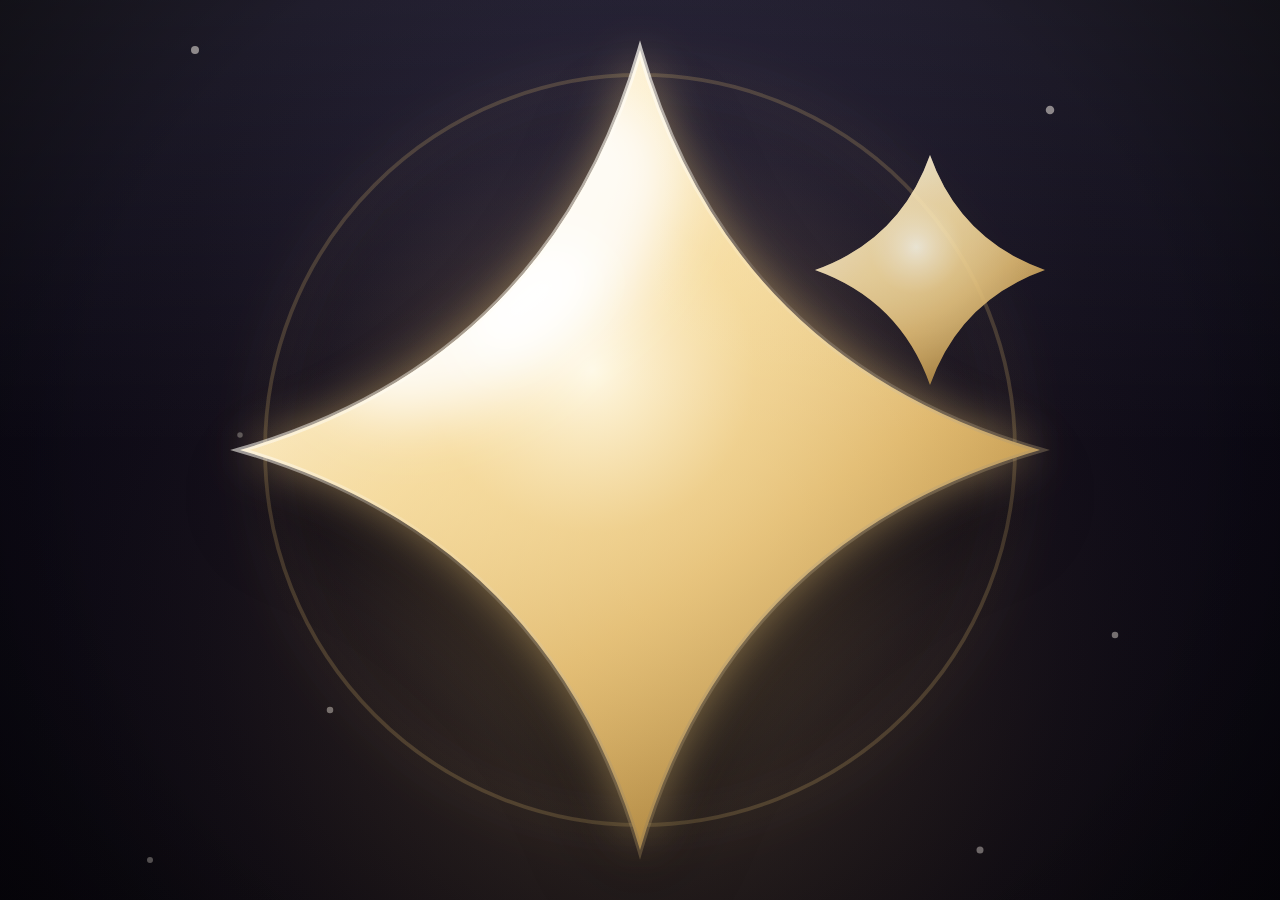
<file: icon-src.html>
<!DOCTYPE html>
<html lang="en">
<head>
  <meta charset="UTF-8">
  <!--
    Source layout for the app icon (apple-touch-icon / manifest / favicon).
    Full-bleed, no transparency — platforms mask the corners.
    Render with headless Chrome at 2x, then downscale with sips:

      "/Applications/Google Chrome.app/Contents/MacOS/Google Chrome" \
        --headless --disable-gpu --hide-scrollbars --force-device-scale-factor=2 \
        --window-size=512,512 --screenshot=icon-2x.png "file://$PWD/icon-src.html"
      sips -z 512 512 icon-2x.png --out cosmic-daily-icon.png
      sips -z 192 192 icon-2x.png --out cosmic-daily-icon-192.png
      sips -z 64  64  icon-2x.png --out favicon.png

    Liquid-Glass intent (baked in, since a PWA PNG can't be composited by
    Icon Composer): full-bleed deep-space ground, one hero glass star with
    an inner glow ("lit from within"), a top-left specular highlight, a rim
    light, and a soft cast shadow for float/depth. Palette matches the app:
    gold #c4a55a on #09080b space, with a warm-gold aura + cool indigo sky.
  -->
  <title>Cosmic Almanac — App Icon</title>
  <style>
    html,body{margin:0;padding:0;width:100%;height:100%;overflow:hidden;background:#08070c}
    svg{display:block;width:100vw;height:100vh}
  </style>
</head>
<body>
  <svg viewBox="0 0 512 512" xmlns="http://www.w3.org/2000/svg" preserveAspectRatio="xMidYMid slice">
    <defs>
      <!-- deep-space ground -->
      <radialGradient id="sky" cx="50%" cy="34%" r="82%">
        <stop offset="0%"  stop-color="#1a1630"/>
        <stop offset="42%" stop-color="#0e0b1a"/>
        <stop offset="100%" stop-color="#050409"/>
      </radialGradient>
      <!-- warm horizon glow low + behind star -->
      <radialGradient id="warm" cx="50%" cy="66%" r="60%">
        <stop offset="0%"  stop-color="rgba(196,165,90,0.26)"/>
        <stop offset="55%" stop-color="rgba(150,110,45,0.06)"/>
        <stop offset="100%" stop-color="rgba(0,0,0,0)"/>
      </radialGradient>
      <!-- corner vignette -->
      <radialGradient id="vig" cx="50%" cy="50%" r="72%">
        <stop offset="60%" stop-color="rgba(0,0,0,0)"/>
        <stop offset="100%" stop-color="rgba(0,0,0,0.55)"/>
      </radialGradient>
      <!-- aura halo behind the star -->
      <radialGradient id="halo" cx="50%" cy="50%" r="50%">
        <stop offset="0%"  stop-color="rgba(240,205,130,0.42)"/>
        <stop offset="46%" stop-color="rgba(220,175,95,0.14)"/>
        <stop offset="100%" stop-color="rgba(0,0,0,0)"/>
      </radialGradient>
      <!-- star body: bright top-left -> gold -> deep -->
      <linearGradient id="body" x1="26%" y1="16%" x2="80%" y2="94%">
        <stop offset="0%"   stop-color="#fff7e2"/>
        <stop offset="30%"  stop-color="#f2d79c"/>
        <stop offset="62%"  stop-color="#d8ad5f"/>
        <stop offset="100%" stop-color="#a07a38"/>
      </linearGradient>
      <!-- inner "lit from within" core -->
      <radialGradient id="core" cx="44%" cy="40%" r="60%">
        <stop offset="0%"  stop-color="rgba(255,250,232,0.95)"/>
        <stop offset="34%" stop-color="rgba(250,225,165,0.55)"/>
        <stop offset="100%" stop-color="rgba(250,225,165,0)"/>
      </radialGradient>
      <linearGradient id="rim" x1="20%" y1="12%" x2="82%" y2="90%">
        <stop offset="0%"  stop-color="rgba(255,252,244,0.9)"/>
        <stop offset="40%" stop-color="rgba(255,252,244,0.12)"/>
        <stop offset="100%" stop-color="rgba(120,90,40,0.5)"/>
      </linearGradient>
      <linearGradient id="sheen" x1="0" y1="0" x2="0" y2="1">
        <stop offset="0%"  stop-color="rgba(255,255,255,0.10)"/>
        <stop offset="100%" stop-color="rgba(255,255,255,0)"/>
      </linearGradient>

      <filter id="blurBig"  x="-60%" y="-60%" width="220%" height="220%"><feGaussianBlur stdDeviation="18"/></filter>
      <filter id="blurMed"  x="-60%" y="-60%" width="220%" height="220%"><feGaussianBlur stdDeviation="9"/></filter>
      <filter id="blurSpec" x="-60%" y="-60%" width="220%" height="220%"><feGaussianBlur stdDeviation="12"/></filter>

      <!-- hero star shape -->
      <path id="star" d="M256 96 Q292 220 416 256 Q292 292 256 416 Q220 292 96 256 Q220 220 256 96 Z"/>
      <clipPath id="starClip"><use href="#star"/></clipPath>
    </defs>

    <!-- ===== background ===== -->
    <rect width="512" height="512" fill="url(#sky)"/>
    <rect width="512" height="512" fill="url(#warm)"/>

    <!-- starfield -->
    <g fill="#fff8ee">
      <circle cx="78"  cy="96"  r="1.6" opacity=".55"/>
      <circle cx="132" cy="360" r="1.3" opacity=".40"/>
      <circle cx="420" cy="120" r="1.7" opacity=".50"/>
      <circle cx="446" cy="330" r="1.3" opacity=".42"/>
      <circle cx="96"  cy="250" r="1.1" opacity=".30"/>
      <circle cx="392" cy="416" r="1.4" opacity=".38"/>
      <circle cx="60"  cy="420" r="1.2" opacity=".34"/>
      <circle cx="300" cy="70"  r="1.2" opacity=".34"/>
      <circle cx="200" cy="440" r="1.3" opacity=".30"/>
    </g>

    <!-- aura halo -->
    <circle cx="256" cy="256" r="168" fill="url(#halo)"/>

    <!-- faint almanac dial ring -->
    <circle cx="256" cy="256" r="150" fill="none" stroke="rgba(220,180,105,0.22)" stroke-width="1.5"/>
    <circle cx="256" cy="256" r="150" fill="none" stroke="rgba(220,180,105,0.10)" stroke-width="6" filter="url(#blurMed)"/>

    <!-- ===== hero glass star ===== -->
    <!-- cast shadow -->
    <use href="#star" fill="rgba(0,0,0,0.55)" transform="translate(0 18)" filter="url(#blurBig)" opacity=".7"/>
    <!-- outer glow -->
    <use href="#star" fill="rgba(240,200,120,0.5)" filter="url(#blurMed)"/>
    <!-- body -->
    <use href="#star" fill="url(#body)"/>
    <!-- inner core glow -->
    <use href="#star" fill="url(#core)"/>
    <!-- top-left specular highlight, clipped to the star -->
    <g clip-path="url(#starClip)">
      <ellipse cx="196" cy="176" rx="86" ry="52" fill="rgba(255,255,255,0.85)" filter="url(#blurSpec)" transform="rotate(-38 196 176)"/>
      <ellipse cx="212" cy="196" rx="30" ry="16" fill="rgba(255,255,255,0.95)" filter="url(#blurMed)" transform="rotate(-38 212 196)"/>
    </g>
    <!-- rim light -->
    <use href="#star" fill="none" stroke="url(#rim)" stroke-width="2.2"/>

    <!-- secondary sparkle, upper-right -->
    <g opacity=".9">
      <path d="M372 138 Q384 172 418 184 Q384 196 372 230 Q360 196 326 184 Q360 172 372 138 Z"
            fill="url(#body)"/>
      <path d="M372 138 Q384 172 418 184 Q384 196 372 230 Q360 196 326 184 Q360 172 372 138 Z"
            fill="url(#core)"/>
    </g>

    <!-- overall glass sheen + vignette -->
    <rect width="512" height="256" fill="url(#sheen)"/>
    <rect width="512" height="512" fill="url(#vig)"/>
  </svg>
</body>
</html>
</file>
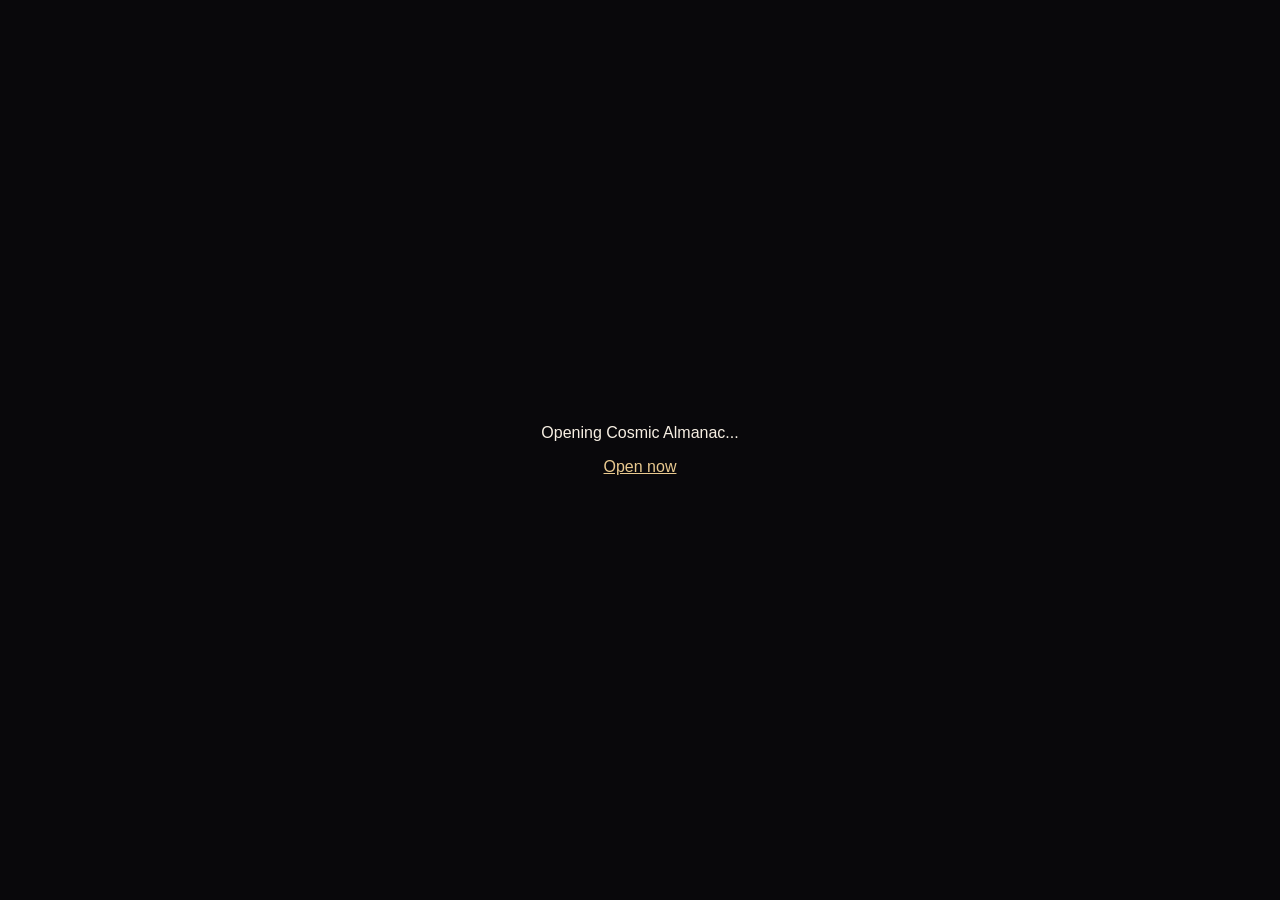
<file: instagram.html>
<!DOCTYPE html>
<html lang="en">
<head>
  <meta charset="UTF-8">
  <meta name="viewport" content="width=device-width, initial-scale=1.0">
  <meta name="robots" content="noindex">
  <title>Opening Cosmic Almanac</title>
  <style>
    body {
      min-height: 100vh;
      margin: 0;
      display: grid;
      place-items: center;
      background: #09080b;
      color: #f7efe3;
      font-family: -apple-system, BlinkMacSystemFont, "Segoe UI", sans-serif;
      text-align: center;
    }

    a {
      color: #e9c98f;
    }
  </style>
  <script>
    (function loadAnalytics() {
      if (localStorage.getItem('cosmic_analytics_opt_out') === '1') return;
      var script = document.createElement('script');
      script.defer = true;
      script.src = 'https://static.cloudflareinsights.com/beacon.min.js';
      script.setAttribute('data-cf-beacon', '{"token": "70ef6f3748dc4def9365bc384d702cc8"}');
      document.head.appendChild(script);
    })();

    window.setTimeout(function () {
      window.location.replace('./');
    }, 1200);
  </script>
</head>
<body>
  <main>
    <p>Opening Cosmic Almanac...</p>
    <p><a href="./">Open now</a></p>
  </main>
</body>
</html>
</file>
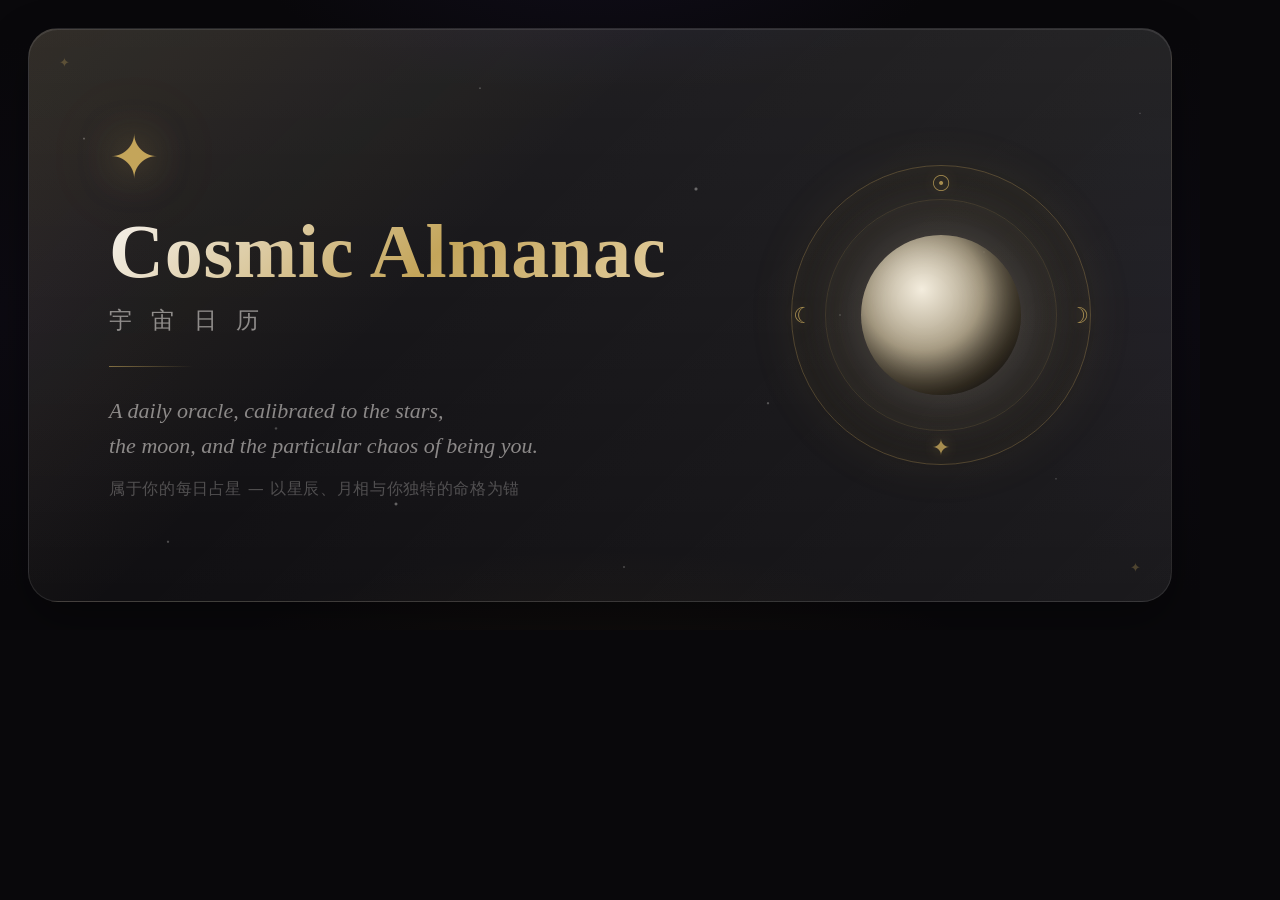
<file: og-image.html>
<!DOCTYPE html>
<html lang="en">
<head>
  <meta charset="UTF-8">
  <!--
    Source layout for the 1200×630 social preview (og:image / twitter:image).
    Render to cosmic-og.png with headless Chrome:
      "/Applications/Google Chrome.app/Contents/MacOS/Google Chrome" \
        --headless --disable-gpu --hide-scrollbars --force-device-scale-factor=1 \
        --window-size=1200,630 --screenshot=cosmic-og.png "file://$PWD/og-image.html"
  -->
  <title>Cosmic Almanac — Social Preview</title>
  <style>
    :root {
      --bg:    #09080b;
      --gold:  #c4a55a;
      --t1:    rgba(255,252,248,0.93);
      --t2:    rgba(255,252,248,0.50);
      --t3:    rgba(255,252,248,0.26);
      --glass-panel:
        linear-gradient(180deg, rgba(255,255,255,.095), rgba(255,255,255,.03)),
        linear-gradient(135deg, rgba(196,165,90,.11), transparent 38%, rgba(255,255,255,.045));
      --glass-border: rgba(255,252,248,.096);
      --font-serif: "Iowan Old Style","Palatino Linotype","Book Antiqua","Baskerville","Times New Roman",serif;
      --font-ui: -apple-system,BlinkMacSystemFont,"SF Pro Display","Segoe UI",system-ui,sans-serif;
    }

    *, *::before, *::after { margin: 0; padding: 0; box-sizing: border-box; }

    html, body { width: 1200px; height: 630px; overflow: hidden; }

    body {
      background: var(--bg);
      font-family: var(--font-ui);
      position: relative;
    }

    /* ── Deep space background ─────────────────────────── */
    .bg-depth {
      position: absolute; inset: 0;
      background:
        radial-gradient(ellipse 70% 60% at 50% 120%, rgba(170,130,35,.09)  0%, transparent 55%),
        radial-gradient(ellipse 55% 50% at 50%  -12%, rgba(25,20,42,.55)   0%, transparent 55%),
        radial-gradient(ellipse 28% 80% at 0%   50%, rgba(18,14,30,.34)    0%, transparent 55%),
        radial-gradient(ellipse 28% 80% at 100% 50%, rgba(18,14,30,.34)    0%, transparent 55%);
    }
    .bg-stars {
      position: absolute; inset: 0;
      background-image:
        radial-gradient(1.4px 1.4px at  7% 22%, rgba(255,252,248,.42) 0%, transparent 100%),
        radial-gradient(1.8px 1.8px at 23% 68%, rgba(255,252,248,.32) 0%, transparent 100%),
        radial-gradient(1.2px 1.2px at 40% 14%, rgba(255,252,248,.38) 0%, transparent 100%),
        radial-gradient(2.2px 2.2px at 58% 30%, rgba(255,252,248,.50) 0%, transparent 100%),
        radial-gradient(1.2px 1.2px at 88% 76%, rgba(255,252,248,.28) 0%, transparent 100%),
        radial-gradient(1.6px 1.6px at 14% 86%, rgba(255,252,248,.40) 0%, transparent 100%),
        radial-gradient(1.2px 1.2px at 95% 18%, rgba(255,252,248,.25) 0%, transparent 100%),
        radial-gradient(2px   2px   at 33% 80%, rgba(255,252,248,.52) 0%, transparent 100%),
        radial-gradient(1.2px 1.2px at 70% 50%, rgba(255,252,248,.30) 0%, transparent 100%),
        radial-gradient(1.4px 1.4px at 52% 90%, rgba(255,252,248,.34) 0%, transparent 100%),
        radial-gradient(1.2px 1.2px at 82% 40%, rgba(255,252,248,.22) 0%, transparent 100%),
        radial-gradient(1.6px 1.6px at 64% 64%, rgba(255,252,248,.42) 0%, transparent 100%);
    }

    /* ── Glass frame ───────────────────────────────────── */
    .frame {
      position: absolute;
      inset: 28px;
      border-radius: 30px;
      background: var(--glass-panel);
      border: 1px solid var(--glass-border);
      box-shadow: 0 18px 46px rgba(0,0,0,.34), inset 0 1px 0 rgba(255,255,255,.10);
      display: flex;
      align-items: center;
      justify-content: space-between;
      padding: 0 80px;
    }

    .corner { position: absolute; font-size: 13px; color: var(--gold); opacity: .30; }
    .corner.tl { top: 26px; left: 30px; }
    .corner.br { bottom: 26px; right: 30px; }

    /* ── Left: wordmark + tagline ──────────────────────── */
    .left { max-width: 620px; }

    .star-icon {
      font-size: 60px;
      color: var(--gold);
      line-height: 1;
      filter: drop-shadow(0 0 20px rgba(196,165,90,.55)) drop-shadow(0 0 40px rgba(196,165,90,.22));
      margin-bottom: 26px;
      display: block;
    }
    .app-title {
      font-family: var(--font-serif);
      font-size: 76px;
      font-weight: 700;
      letter-spacing: .01em;
      line-height: 1.02;
      background: linear-gradient(135deg, rgba(255,252,248,.96) 0%, #c4a55a 58%, rgba(255,232,180,.88) 100%);
      -webkit-background-clip: text;
      -webkit-text-fill-color: transparent;
      background-clip: text;
    }
    .title-zh {
      font-size: 23px;
      color: var(--t2);
      letter-spacing: .26em;
      margin-top: 14px;
    }
    .divider {
      width: 84px; height: 1px;
      background: linear-gradient(90deg, var(--gold), transparent);
      opacity: .6;
      margin: 30px 0 26px;
    }
    .tagline-en {
      font-family: var(--font-serif);
      font-style: italic;
      font-size: 22px;
      line-height: 1.6;
      color: var(--t2);
    }
    .tagline-zh {
      font-size: 16px;
      line-height: 1.7;
      color: var(--t3);
      letter-spacing: .04em;
      margin-top: 12px;
    }

    /* ── Right: moon / zodiac motif ────────────────────── */
    .motif { position: relative; width: 300px; height: 300px; flex-shrink: 0; }
    .ring {
      position: absolute; inset: 0;
      border-radius: 50%;
      border: 1px solid rgba(196,165,90,.32);
      box-shadow: inset 0 0 60px rgba(196,165,90,.10), 0 0 50px rgba(196,165,90,.08);
    }
    .ring.inner { inset: 34px; border-color: rgba(196,165,90,.18); }
    .moon {
      position: absolute; inset: 70px;
      border-radius: 50%;
      background:
        radial-gradient(circle at 38% 34%, rgba(255,248,232,.95), rgba(228,212,176,.72) 42%, rgba(150,128,82,.30) 72%, transparent 82%);
      box-shadow: 0 0 60px rgba(255,236,196,.28), inset -16px -14px 40px rgba(20,16,10,.55);
    }
    .glyph {
      position: absolute;
      font-size: 22px;
      color: var(--gold);
      opacity: .82;
      transform: translate(-50%, -50%);
      text-shadow: 0 0 14px rgba(196,165,90,.5);
    }
    /* place glyphs around the ring */
    .g1 { top: 6%;  left: 50%; }
    .g2 { top: 50%; left: 96%; }
    .g3 { top: 94%; left: 50%; }
    .g4 { top: 50%; left: 4%;  }
  </style>
</head>
<body>
  <div class="bg-depth"></div>
  <div class="bg-stars"></div>

  <div class="frame">
    <div class="corner tl">✦</div>
    <div class="corner br">✦</div>

    <div class="left">
      <span class="star-icon">✦</span>
      <h1 class="app-title">Cosmic Almanac</h1>
      <div class="title-zh">宇 宙 日 历</div>
      <div class="divider"></div>
      <p class="tagline-en">A daily oracle, calibrated to the stars,<br>the moon, and the particular chaos of being you.</p>
      <p class="tagline-zh">属于你的每日占星 — 以星辰、月相与你独特的命格为锚</p>
    </div>

    <div class="motif">
      <div class="ring"></div>
      <div class="ring inner"></div>
      <div class="moon"></div>
      <div class="glyph g1">☉</div>
      <div class="glyph g2">☽</div>
      <div class="glyph g3">✦</div>
      <div class="glyph g4">☾</div>
    </div>
  </div>
</body>
</html>
</file>
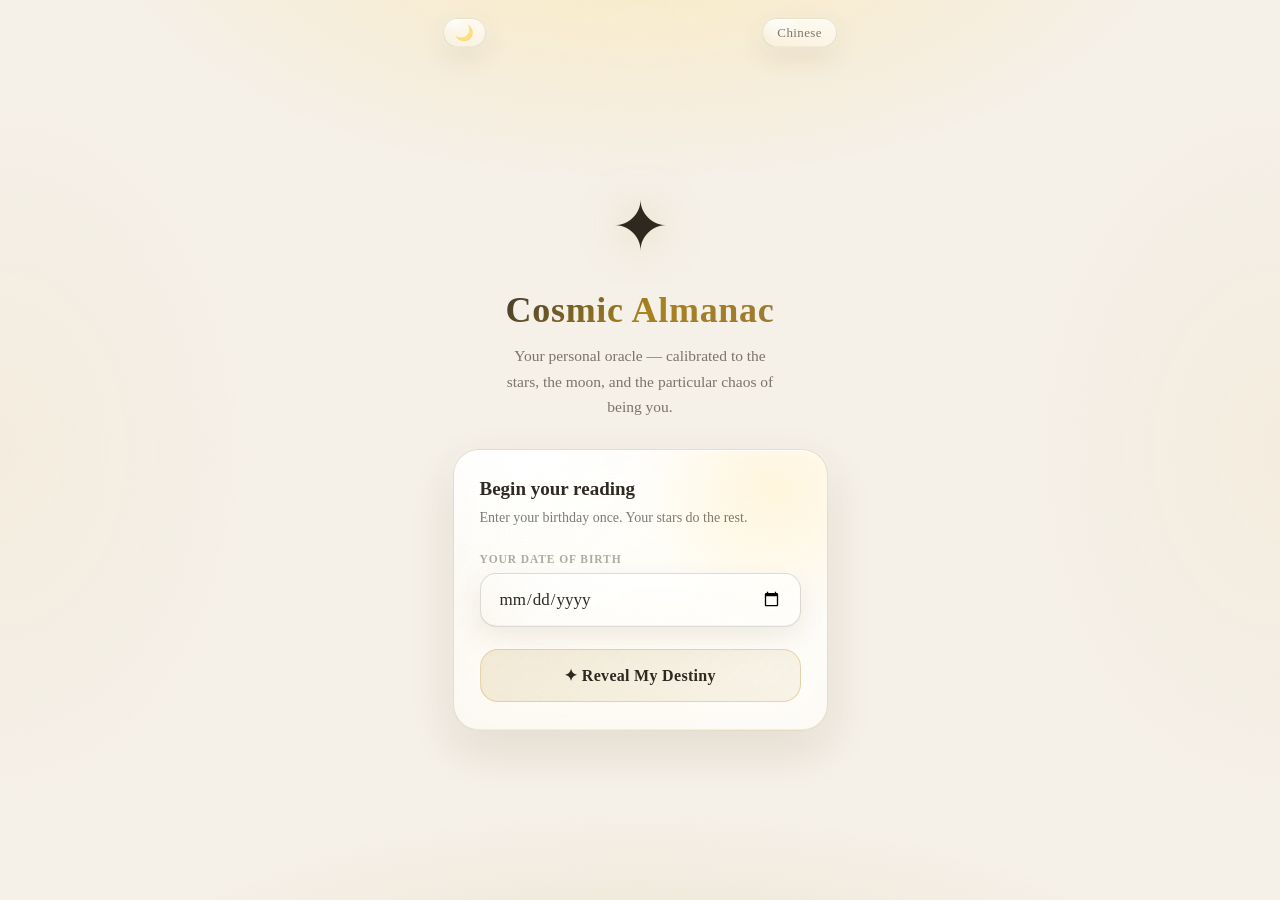
<file: owner.html>
<!DOCTYPE html>
<html lang="en">
<head>
  <meta charset="UTF-8">
  <meta name="viewport" content="width=device-width, initial-scale=1.0">
  <meta name="robots" content="noindex">
  <title>Opening Cosmic Almanac</title>
  <style>
    body {
      min-height: 100vh;
      margin: 0;
      display: grid;
      place-items: center;
      background: #09080b;
      color: #f7efe3;
      font-family: -apple-system, BlinkMacSystemFont, "Segoe UI", sans-serif;
      text-align: center;
    }

    a {
      color: #e9c98f;
    }
  </style>
  <script>
    localStorage.setItem('cosmic_analytics_opt_out', '1');

    window.setTimeout(function () {
      window.location.replace('./');
    }, 300);
  </script>
</head>
<body>
  <main>
    <p>Opening Cosmic Almanac without analytics...</p>
    <p><a href="./">Open now</a></p>
  </main>
</body>
</html>
</file>
<file: app.css>
*{margin:0;padding:0;box-sizing:border-box;-webkit-tap-highlight-color:transparent}

    :root{
      --font-ui:  -apple-system,BlinkMacSystemFont,"SF Pro Display","Segoe UI",system-ui,sans-serif;
      --font-title:-apple-system,BlinkMacSystemFont,"SF Pro Display","Segoe UI",system-ui,sans-serif;
      --bg:      #09080b;
      --g0:      rgba(255,252,248,0.052);
      --gb:      rgba(255,252,248,0.088);
      --c0:      rgba(255,252,248,0.036);
      --cb:      rgba(255,252,248,0.066);
      --gold:    #c4a55a;
      --goldg:   rgba(196,165,90,0.22);
      --t1:      rgba(255,252,248,0.93);
      --t2:      rgba(255,252,248,0.50);
      --t3:      rgba(255,252,248,0.26);
      --glass-panel:
        linear-gradient(180deg,rgba(255,255,255,.095),rgba(255,255,255,.03)),
        linear-gradient(135deg,rgba(196,165,90,.11),transparent 38%,rgba(255,255,255,.045));
      --glass-panel-soft:
        linear-gradient(180deg,rgba(255,255,255,.07),rgba(255,255,255,.022)),
        linear-gradient(135deg,rgba(196,165,90,.08),transparent 40%,rgba(255,255,255,.03));
      --glass-chip:
        linear-gradient(180deg,rgba(255,255,255,.08),rgba(255,255,255,.028)),
        linear-gradient(135deg,rgba(196,165,90,.06),transparent 42%,rgba(255,255,255,.028));
      --glass-border: rgba(255,252,248,.096);
      --glass-border-soft: rgba(255,252,248,.08);
      --glass-inner: rgba(255,255,255,.10);
      --glass-inner-soft: rgba(255,255,255,.07);
      --glass-shadow-strong: 0 18px 46px rgba(0,0,0,.34),inset 0 1px 0 var(--glass-inner);
      --glass-shadow-soft: 0 10px 26px rgba(0,0,0,.24),inset 0 1px 0 var(--glass-inner-soft);
      --glass-shadow-hover: 0 16px 36px rgba(0,0,0,.26),inset 0 1px 0 var(--glass-inner);
      --glass-overlay: rgba(7,6,10,.52);
    }

    /* ── LIGHT / DAY MODE ────────────────────────── */
    html[data-theme="light"]{
      --bg:      #f5f0e8;
      --g0:      rgba(20,12,4,0.045);
      --gb:      rgba(20,12,4,0.110);
      --c0:      rgba(20,12,4,0.030);
      --cb:      rgba(20,12,4,0.085);
      --gold:    #a8821e;
      --goldg:   rgba(168,130,30,0.18);
      --t1:      rgba(20,12,4,0.88);
      --t2:      rgba(20,12,4,0.54);
      --t3:      rgba(20,12,4,0.34);
      --glass-panel:
        radial-gradient(circle at 18% 0%,rgba(255,255,255,.95),transparent 38%),
        radial-gradient(circle at 86% 14%,rgba(255,230,165,.36),transparent 34%),
        linear-gradient(180deg,rgba(255,255,255,.84),rgba(255,255,255,.42)),
        linear-gradient(135deg,rgba(168,130,30,.13),transparent 38%,rgba(255,255,255,.32));
      --glass-panel-soft:
        radial-gradient(circle at 20% 0%,rgba(255,255,255,.84),transparent 36%),
        radial-gradient(circle at 88% 16%,rgba(255,230,165,.24),transparent 34%),
        linear-gradient(180deg,rgba(255,255,255,.72),rgba(255,255,255,.32)),
        linear-gradient(135deg,rgba(168,130,30,.09),transparent 40%,rgba(255,255,255,.24));
      --glass-chip:
        radial-gradient(circle at 24% 0%,rgba(255,255,255,.74),transparent 35%),
        linear-gradient(180deg,rgba(255,255,255,.68),rgba(255,255,255,.28)),
        linear-gradient(135deg,rgba(168,130,30,.08),transparent 42%,rgba(255,255,255,.20));
      --glass-border: rgba(126,88,16,.18);
      --glass-border-soft: rgba(126,88,16,.13);
      --glass-inner: rgba(255,255,255,.76);
      --glass-inner-soft: rgba(255,255,255,.62);
      --glass-shadow-strong:
        0 18px 44px rgba(86,58,10,.13),
        0 6px 18px rgba(255,255,255,.42),
        inset 0 1px 0 rgba(255,255,255,.90),
        inset 0 -1px 0 rgba(126,88,16,.08);
      --glass-shadow-soft:
        0 10px 26px rgba(86,58,10,.10),
        0 3px 12px rgba(255,255,255,.34),
        inset 0 1px 0 rgba(255,255,255,.78),
        inset 0 -1px 0 rgba(126,88,16,.06);
      --glass-shadow-hover:
        0 18px 38px rgba(86,58,10,.16),
        0 0 24px rgba(168,130,30,.14),
        inset 0 1px 0 rgba(255,255,255,.90),
        inset 0 -1px 0 rgba(126,88,16,.08);
      --glass-overlay: rgba(245,240,232,.58);
    }

    /* smooth theme transition */
    html{transition:background .35s}
    body{transition:background .35s,color .35s}

    /* day background — warm sunrise sky instead of deep space */
    html[data-theme="light"] .bg-depth{
      background:
        radial-gradient(ellipse 80% 45% at 50% 115%, rgba(196,165,90,.18)  0%,transparent 55%),
        radial-gradient(ellipse 70% 50% at 50% -10%, rgba(255,230,160,.55) 0%,transparent 60%),
        radial-gradient(ellipse 35% 70% at 0%   50%, rgba(240,225,195,.25) 0%,transparent 55%),
        radial-gradient(ellipse 35% 70% at 100% 50%, rgba(240,225,195,.25) 0%,transparent 55%);
    }
    /* stars disappear in daylight */
    html[data-theme="light"] .bg-stars{opacity:0;transition:opacity .4s}

    /* app title gradient: light text reads poorly on parchment */
    html[data-theme="light"] .app-title{
      background:linear-gradient(135deg,rgba(20,12,4,.82) 0%,var(--gold) 52%,rgba(130,90,10,.80) 100%);
      -webkit-background-clip:text;-webkit-text-fill-color:transparent;background-clip:text;
    }

    /* section ratings need stronger contrast on light bg */
    html[data-theme="light"] .dot{
      background:rgba(20,12,4,.22);
      box-shadow:inset 0 0 0 1px rgba(20,12,4,.08);
    }
    html[data-theme="light"] .dot.on{
      background:#8f6a18;
      box-shadow:
        0 0 0 1px rgba(255,248,236,.92),
        0 0 0 2px rgba(143,106,24,.18),
        0 3px 10px rgba(143,106,24,.22);
    }
    html[data-theme="light"] .r-lbl{color:rgba(20,12,4,.62)}
    html[data-theme="light"] .badge,
    html[data-theme="light"] .detail-pill,
    html[data-theme="light"] .almanac-id,
    html[data-theme="light"] .almanac-summary-item,
    html[data-theme="light"] .almanac-tab{
      box-shadow:
        0 8px 20px rgba(86,58,10,.08),
        inset 0 1px 0 rgba(255,255,255,.82),
        inset 0 -1px 0 rgba(126,88,16,.05);
    }

    /* date input on light bg */
    html[data-theme="light"] .date-input{
      background:var(--glass-chip);border-color:rgba(20,12,4,.14);
      color:rgba(20,12,4,.88);color-scheme:light;
      box-shadow:var(--glass-shadow-soft);
    }
    html[data-theme="light"] .date-input:focus{
      border-color:rgba(168,130,30,.55);background:var(--glass-panel-soft);
    }

    html,body{
      min-height:100%;background:var(--bg);
      font-family:var(--font-ui);
      color:var(--t1);overflow-x:hidden;
    }
    html[lang^="en"]{
      --font-ui: "Iowan Old Style","Palatino Linotype","Book Antiqua","Baskerville","Times New Roman",serif;
      --font-title: "Baskerville","Iowan Old Style","Palatino Linotype","Book Antiqua","Times New Roman",serif;
    }
    html[lang^="zh"]{
      --font-ui: -apple-system,BlinkMacSystemFont,"PingFang SC","Hiragino Sans GB","Noto Sans CJK SC","Microsoft YaHei","Segoe UI",system-ui,sans-serif;
      --font-title: -apple-system,BlinkMacSystemFont,"PingFang SC","Hiragino Sans GB","Noto Sans CJK SC","Microsoft YaHei","Segoe UI",system-ui,sans-serif;
    }
    body.modal-open{overflow:hidden}

    /* ── BACKGROUND ───────────────────────────── */
    .bg{position:fixed;inset:0;z-index:0;pointer-events:none}

    .bg-depth{
      position:absolute;inset:0;
      background:
        radial-gradient(ellipse 80% 45% at 50% 115%, rgba(170,130,35,.07)  0%,transparent 55%),
        radial-gradient(ellipse 65% 40% at 50% -8%,  rgba(25,20,42,.50)   0%,transparent 55%),
        radial-gradient(ellipse 30% 70% at 0%   50%, rgba(18,14,30,.30)   0%,transparent 55%),
        radial-gradient(ellipse 30% 70% at 100% 50%, rgba(18,14,30,.30)   0%,transparent 55%);
      animation:breathe 18s ease-in-out infinite alternate;
    }
    @keyframes breathe{0%{opacity:.82}100%{opacity:1}}

    .bg-stars{
      position:absolute;inset:0;
      background-image:
        radial-gradient(1.2px 1.2px at  9% 17%, rgba(255,252,248,.42) 0%,transparent 100%),
        radial-gradient(1.6px 1.6px at 28% 63%, rgba(255,252,248,.32) 0%,transparent 100%),
        radial-gradient(1px   1px   at 43%  8%, rgba(255,252,248,.38) 0%,transparent 100%),
        radial-gradient(2px   2px   at 62% 27%, rgba(255,252,248,.48) 0%,transparent 100%),
        radial-gradient(1px   1px   at 80% 72%, rgba(255,252,248,.28) 0%,transparent 100%),
        radial-gradient(1.4px 1.4px at 17% 85%, rgba(255,252,248,.40) 0%,transparent 100%),
        radial-gradient(1px   1px   at 91% 14%, rgba(255,252,248,.25) 0%,transparent 100%),
        radial-gradient(1.8px 1.8px at 37% 78%, rgba(255,252,248,.52) 0%,transparent 100%),
        radial-gradient(1px   1px   at 71% 44%, rgba(255,252,248,.30) 0%,transparent 100%),
        radial-gradient(1.2px 1.2px at 54% 91%, rgba(255,252,248,.36) 0%,transparent 100%);
      animation:twinkle 9s ease-in-out infinite alternate;
    }
    @keyframes twinkle{0%{opacity:.60}100%{opacity:1}}

    /* ── LANG + THEME TOGGLES ────────────────── */
    .top-controls{
      position:relative;z-index:2;width:100%;max-width:430px;margin:0 auto;
      padding:max(18px,env(safe-area-inset-top,18px)) 18px 10px;
      display:flex;align-items:center;justify-content:space-between;
    }
    .lang-btn,.theme-btn{
      background:var(--glass-chip);border:1px solid var(--glass-border-soft);
      backdrop-filter:blur(20px) saturate(140%);-webkit-backdrop-filter:blur(20px) saturate(140%);
      border-radius:20px;padding:6px 14px;
      font-size:13px;font-weight:500;color:var(--t2);
      cursor:pointer;font-family:inherit;transition:all .2s;letter-spacing:.4px;
      box-shadow:var(--glass-shadow-soft);
    }
    .theme-btn{font-size:15px;padding:5px 11px;letter-spacing:0}
    .lang-btn:hover,.lang-btn:focus-visible,
    .theme-btn:hover,.theme-btn:focus-visible{
      background:var(--glass-panel-soft);
      border-color:rgba(196,165,90,.24);
      color:var(--t1);
      transform:translateY(-1px);
      outline:none;
    }

    /* ── GLASS ────────────────────────────────── */
    .glass{
      background:var(--glass-panel);
      backdrop-filter:blur(30px) saturate(180%) brightness(1.08);
      -webkit-backdrop-filter:blur(30px) saturate(180%) brightness(1.08);
      border:1px solid var(--glass-border);border-radius:26px;
      box-shadow:var(--glass-shadow-strong);
    }
    html[data-theme="light"] .glass{
      backdrop-filter:blur(34px) saturate(190%) brightness(1.04);
      -webkit-backdrop-filter:blur(34px) saturate(190%) brightness(1.04);
    }
    .card{
      background:var(--glass-panel-soft);
      backdrop-filter:blur(20px) saturate(150%);-webkit-backdrop-filter:blur(20px) saturate(150%);
      border:1px solid var(--glass-border-soft);border-radius:22px;
      box-shadow:var(--glass-shadow-soft);
    }
    html[data-theme="light"] .card{
      backdrop-filter:blur(24px) saturate(175%) brightness(1.04);
      -webkit-backdrop-filter:blur(24px) saturate(175%) brightness(1.04);
    }

    /* ── LAYOUT ───────────────────────────────── */
    .screen{
      position:relative;z-index:1;min-height:calc(100dvh - 58px);
      display:flex;flex-direction:column;align-items:center;
      padding:18px 18px max(40px,env(safe-area-inset-bottom,40px));
    }
    .screen.hidden{display:none}

    /* ── ONBOARDING ───────────────────────────── */
    #onboarding{justify-content:center;gap:30px;padding-top:20px;padding-bottom:60px}

    .hero{text-align:center}
    .app-icon{
      font-size:68px;display:block;margin-bottom:22px;
      filter:drop-shadow(0 0 22px rgba(196,165,90,.55));
      animation:floatY 4.5s ease-in-out infinite;
    }
    @keyframes floatY{0%,100%{transform:translateY(0)}50%{transform:translateY(-11px)}}

    .app-title{
      font-family:var(--font-title);
      font-size:36px;font-weight:700;letter-spacing:-.5px;margin-bottom:12px;
      background:linear-gradient(135deg,rgba(255,252,248,.96) 0%,var(--gold) 55%,rgba(255,232,180,.85) 100%);
      -webkit-background-clip:text;-webkit-text-fill-color:transparent;background-clip:text;
    }
    html[lang^="en"] .app-title{letter-spacing:.02em}
    .app-sub{font-size:15.5px;color:var(--t2);line-height:1.62;max-width:285px;margin:0 auto}

    .ob-card{width:100%;max-width:375px;padding:28px 26px}
    .ob-card h2{font-family:var(--font-title);font-size:19px;font-weight:600;margin-bottom:7px;color:var(--t1)}
    .ob-card p {font-size:14px;color:var(--t2);line-height:1.55;margin-bottom:24px}

    .field-lbl{font-size:11.5px;font-weight:600;letter-spacing:.9px;text-transform:uppercase;color:var(--t3);margin-bottom:8px}

    .date-input{
      width:100%;background:var(--glass-chip);
      border:1px solid var(--glass-border);border-radius:16px;
      padding:15px 18px;font-size:17px;font-weight:500;color:#fff;
      margin-bottom:22px;outline:none;
      transition:border-color .2s,background .2s;
      -webkit-appearance:none;font-family:inherit;color-scheme:dark;
      box-shadow:var(--glass-shadow-soft);
    }
    .date-input:focus{border-color:rgba(196,165,90,.50);background:var(--glass-panel-soft)}

    .btn-reveal{
      width:100%;
      background:linear-gradient(135deg,rgba(196,165,90,.22),rgba(196,165,90,.12));
      border:1px solid rgba(196,165,90,.38);
      backdrop-filter:blur(10px);color:var(--t1);
      font-size:16px;font-weight:600;padding:16px;border-radius:18px;
      cursor:pointer;transition:all .22s;font-family:inherit;letter-spacing:.3px;
    }
    .btn-reveal:hover{background:linear-gradient(135deg,rgba(196,165,90,.34),rgba(196,165,90,.20));transform:translateY(-1px);box-shadow:0 8px 28px var(--goldg)}
    .btn-reveal:active{transform:translateY(0)}

    /* ── READING ──────────────────────────────── */
    #reading{gap:13px;padding-top:18px;padding-bottom:48px}

    .r-header{width:100%;max-width:430px;text-align:center;margin-bottom:4px}
    .r-date  {font-size:11.5px;color:var(--t3);letter-spacing:1.6px;text-transform:uppercase;margin-bottom:6px}
    .r-title {font-family:var(--font-title);font-size:25px;font-weight:700;letter-spacing:-.3px}
    html[lang^="en"] .r-title{letter-spacing:.01em}
    .signs-row{display:flex;justify-content:center;gap:7px;margin-top:13px;flex-wrap:wrap}
    .date-nav{
      width:100%;max-width:430px;display:flex;gap:8px;justify-content:center;align-items:center;
    }
    .date-nav{margin-top:2px}
    .nav-btn{
      background:var(--glass-chip);border:1px solid var(--glass-border-soft);
      backdrop-filter:blur(12px);-webkit-backdrop-filter:blur(12px);
      border-radius:20px;padding:7px 12px;font-size:12px;color:var(--t2);
      box-shadow:var(--glass-shadow-soft);cursor:pointer;font-family:inherit;
      transition:transform .22s ease,border-color .22s ease,background .22s ease,color .22s ease;
    }
    .nav-btn:hover,.nav-btn:focus-visible{
      transform:translateY(-1px);border-color:rgba(196,165,90,.26);
      background:var(--glass-panel-soft);color:var(--t1);outline:none;
    }
    .date-chip{
      min-width:112px;text-align:center;color:var(--t1);border-color:rgba(196,165,90,.24);
    }

    .badge{
      background:var(--glass-chip);border:1px solid var(--glass-border-soft);
      backdrop-filter:blur(12px);-webkit-backdrop-filter:blur(12px);
      border-radius:20px;padding:5px 13px;font-size:13px;color:var(--t2);
      display:flex;align-items:center;gap:5px;
      box-shadow:var(--glass-shadow-soft);
    }
    .badge-btn{
      border:none;cursor:pointer;font-family:inherit;text-align:left;
      transition:transform .22s ease,border-color .22s ease,background .22s ease,box-shadow .22s ease,color .22s ease;
    }
    .badge-btn:hover,.badge-btn:focus-visible{
      transform:translateY(-1px);
      border-color:rgba(196,165,90,.26);
      background:rgba(255,252,248,.08);
      color:var(--t1);
      box-shadow:0 10px 24px rgba(0,0,0,.16);
      outline:none;
    }

    .almanac-summary{
      width:100%;max-width:430px;padding:15px 15px 14px;
      display:flex;flex-direction:column;gap:10px;
    }
    .almanac-summary-head{display:flex;align-items:flex-start;justify-content:space-between;gap:12px}
    .almanac-summary-kicker{font-size:11px;font-weight:700;letter-spacing:1.6px;text-transform:uppercase;color:var(--gold);opacity:.82}
    .almanac-summary-title{font-family:var(--font-title);font-size:18px;font-weight:700;color:var(--t1);line-height:1.18;margin-top:2px}
    .almanac-summary-more{font-size:11px;color:var(--t3);padding-top:3px;white-space:nowrap}
    .almanac-summary-grid{display:grid;grid-template-columns:repeat(3,1fr);gap:9px}
    .almanac-summary-item{
      padding:10px 9px;border-radius:16px;
      background:var(--glass-chip);border:1px solid var(--glass-border-soft);
      box-shadow:var(--glass-shadow-soft);
    }
    .almanac-summary-label{font-size:9px;font-weight:700;letter-spacing:1px;text-transform:uppercase;color:var(--gold);opacity:.76;margin-bottom:4px}
    .almanac-summary-value{font-size:12px;line-height:1.28;color:var(--t1);white-space:nowrap;overflow:hidden;text-overflow:ellipsis}

    /* ── CATEGORY GRID ────────────────────────── */
    .cat-grid{width:100%;max-width:430px;display:grid;grid-template-columns:1fr 1fr;gap:11px}
    .cat-card{padding:17px 15px;display:flex;flex-direction:column;gap:9px}
    .cat-head{display:flex;align-items:center;gap:8px}
    .cat-icon{font-size:20px;filter:drop-shadow(0 2px 5px rgba(196,165,90,.35))}
    .cat-name{font-size:11px;font-weight:600;color:var(--t3);text-transform:uppercase;letter-spacing:.9px}
    .dots    {display:flex;gap:4px}
    .dot     {width:7px;height:7px;border-radius:50%;background:rgba(255,252,248,.12);transition:background .3s}
    .dot.on  {background:var(--gold);box-shadow:0 0 8px rgba(196,165,90,.40)}
    .r-lbl   {font-size:11px;color:var(--t3);font-weight:500;letter-spacing:.3px}
    .cat-msg {font-size:12.5px;color:var(--t2);line-height:1.55}

    /* ── ORACLE ───────────────────────────────── */
    .oracle-card{width:100%;max-width:430px;padding:24px 22px}
    .oracle-lbl {font-size:11px;font-weight:600;letter-spacing:1.7px;text-transform:uppercase;color:var(--gold);opacity:.80;margin-bottom:14px}
    .oracle-txt {font-size:15.5px;line-height:1.72;color:var(--t1)}
    html[lang^="en"] .oracle-txt,
    html[lang^="en"] .cat-msg,
    html[lang^="en"] .sug-txt,
    html[lang^="en"] .detail-copy p{
      letter-spacing:.01em;
    }

    /* ── SUGGESTION ───────────────────────────── */
    .sug-card{width:100%;max-width:430px;padding:18px 20px;display:flex;align-items:flex-start;gap:13px}
    .sug-icon{
      width:42px;height:42px;flex-shrink:0;
      background:rgba(196,165,90,.12);border:1px solid rgba(196,165,90,.22);
      border-radius:13px;display:flex;align-items:center;justify-content:center;font-size:19px;
    }
    .sug-lbl {font-size:11px;font-weight:600;letter-spacing:1.6px;text-transform:uppercase;color:var(--gold);opacity:.75;margin-bottom:6px}
    .sug-txt {font-size:14px;color:var(--t2);line-height:1.58}

    /* ── FOOTER ───────────────────────────────── */
    .r-footer{width:100%;max-width:430px;display:flex;justify-content:space-between;align-items:center;gap:14px;padding:6px 4px;margin-top:3px}
    .btn-reset,.btn-creator,.btn-about{background:none;border:none;font-size:12px;color:var(--t3);cursor:pointer;font-family:inherit;text-decoration:underline;text-underline-offset:2px;padding:4px;transition:color .2s}
    .btn-creator{text-align:left}
    .btn-about{text-align:center}
    .btn-reset{text-align:right}
    .btn-reset:hover,.btn-reset:focus-visible,
    .btn-about:hover,.btn-about:focus-visible,
    .btn-creator:hover,.btn-creator:focus-visible{color:var(--t2);outline:none}

    .privacy-toggle{display:flex;align-items:center;justify-content:space-between;gap:14px;margin-top:6px;padding:14px 16px;border-radius:16px;background:var(--glass-chip);border:1px solid var(--glass-border)}
    .privacy-toggle-label{font-size:14px;color:var(--t1);font-weight:600}
    .privacy-toggle-note{font-size:12px;color:var(--t2);margin-top:3px}
    .privacy-toggle-btn{flex-shrink:0;background:var(--goldg);border:1px solid rgba(196,165,90,.36);color:var(--t1);font-family:inherit;font-size:13px;font-weight:600;padding:8px 18px;border-radius:14px;cursor:pointer;transition:background .2s,box-shadow .2s}
    .privacy-toggle-btn:hover,.privacy-toggle-btn:focus-visible{background:rgba(196,165,90,.34);outline:none}
    .privacy-toggle-btn.off{background:rgba(255,255,255,.06);border-color:var(--glass-border)}
    .privacy-toggle-btn.off:hover,.privacy-toggle-btn.off:focus-visible{background:rgba(255,255,255,.12)}

    .interactive-card{
      cursor:pointer;
      transition:transform .22s ease,border-color .22s ease,box-shadow .22s ease,background .22s ease;
      position:relative;
      overflow:hidden;
    }
    .interactive-card::after{
      content:"";
      position:absolute;inset:0;
      background:linear-gradient(135deg,rgba(255,255,255,.08),transparent 40%,transparent 62%,rgba(196,165,90,.08));
      opacity:0;transition:opacity .22s ease;
      pointer-events:none;
    }
    html[data-theme="light"] .interactive-card::after{
      background:
        radial-gradient(circle at 18% 0%,rgba(255,255,255,.48),transparent 34%),
        linear-gradient(135deg,rgba(255,255,255,.26),transparent 42%,rgba(168,130,30,.12));
    }
    .interactive-card:hover,.interactive-card:focus-visible{
      transform:translateY(-2px);
      border-color:rgba(196,165,90,.28);
      box-shadow:var(--glass-shadow-hover);
      outline:none;
    }
    .interactive-card:hover::after,.interactive-card:focus-visible::after{opacity:1}

    /* ── DETAIL POPUP ─────────────────────────── */
    .detail-modal{
      position:fixed;inset:0;z-index:500;
      display:flex;align-items:center;justify-content:center;
      padding:max(24px,env(safe-area-inset-top,24px)) 14px max(24px,env(safe-area-inset-bottom,24px));
      background:var(--glass-overlay);
      backdrop-filter:blur(24px) saturate(140%);
      -webkit-backdrop-filter:blur(24px) saturate(140%);
      opacity:0;pointer-events:none;
      transition:opacity .24s ease;
    }
    .detail-modal.open{opacity:1;pointer-events:auto}
    .detail-sheet{
      width:min(100%,540px);max-height:min(84vh,760px);
      overflow:auto;padding:26px 22px 22px;border-radius:30px;position:relative;
      background:var(--glass-panel);
      border:1px solid var(--glass-border);
      box-shadow:var(--glass-shadow-strong);
      transform:scale(.96);
      transition:transform .28s cubic-bezier(.2,.8,.2,1);
    }
    .detail-modal.open .detail-sheet{transform:scale(1)}
    .detail-close{
      position:absolute;top:12px;right:12px;
      width:44px;height:44px;border:none;border-radius:50%;
      background:var(--glass-chip);color:var(--t1);cursor:pointer;
      font-size:18px;font-family:inherit;transition:background .2s ease,transform .2s ease;
      box-shadow:var(--glass-shadow-soft);
    }
    .detail-close:hover,.detail-close:focus-visible{background:var(--glass-panel-soft);transform:scale(1.04);outline:none}
    .detail-kicker{font-size:11px;font-weight:700;letter-spacing:1.7px;text-transform:uppercase;color:var(--gold);opacity:.84;margin-bottom:10px}
    .detail-title{font-family:var(--font-title);font-size:30px;line-height:1.08;letter-spacing:-.5px;margin-right:42px}
    html[lang^="en"] .detail-title{letter-spacing:.01em}
    .detail-sub{font-size:14px;color:var(--t2);line-height:1.55;margin-top:10px}
    .detail-facts{display:flex;flex-wrap:wrap;gap:8px;margin:18px 0 16px}
    .detail-pill{
      padding:8px 12px;border-radius:999px;
      background:var(--glass-chip);border:1px solid var(--glass-border-soft);
      color:var(--t2);font-size:12px;letter-spacing:.2px;
      box-shadow:var(--glass-shadow-soft);
    }
    .detail-custom{display:none}
    .detail-copy{display:flex;flex-direction:column;gap:12px}
    .detail-copy p{font-size:16px;line-height:1.72;color:var(--t1)}
    .detail-copy p strong{color:var(--t1)}

    .almanac-shell{display:flex;flex-direction:column;gap:14px}
    .almanac-top{display:flex;flex-wrap:wrap;gap:8px}
    .almanac-id{
      display:flex;align-items:center;gap:8px;
      padding:10px 14px;border-radius:18px;
      background:var(--glass-chip);border:1px solid var(--glass-border-soft);
      color:var(--t2);font-size:13px;
      box-shadow:var(--glass-shadow-soft);
    }
    .almanac-grid{display:grid;grid-template-columns:repeat(3,1fr);gap:10px}
    .almanac-tab{
      border:none;cursor:pointer;text-align:left;font-family:inherit;
      padding:12px 11px;border-radius:18px;
      background:var(--glass-panel-soft);border:1px solid var(--glass-border-soft);
      color:var(--t2);box-shadow:var(--glass-shadow-soft);
      transition:transform .22s ease,box-shadow .22s ease,border-color .22s ease,background .22s ease,color .22s ease;
    }
    .almanac-tab:hover,.almanac-tab:focus-visible{
      transform:translateY(-1px);
      border-color:rgba(196,165,90,.26);
      color:var(--t1);
      outline:none;
    }
    .almanac-tab.active{
      background:var(--glass-panel);
      border-color:rgba(196,165,90,.30);
      color:var(--t1);
      box-shadow:var(--glass-shadow-hover);
    }
    .almanac-tab-label{font-size:9.5px;font-weight:700;letter-spacing:1.1px;text-transform:uppercase;color:var(--gold);opacity:.8;margin-bottom:5px}
    .almanac-tab-value{font-size:13px;line-height:1.3;white-space:nowrap;overflow:hidden;text-overflow:ellipsis}
    .almanac-active{
      padding:16px 16px 14px;border-radius:22px;
      background:var(--glass-panel-soft);border:1px solid var(--glass-border-soft);
      box-shadow:var(--glass-shadow-soft);
    }
    .almanac-active-kicker{font-size:10.5px;font-weight:700;letter-spacing:1.5px;text-transform:uppercase;color:var(--gold);opacity:.78;margin-bottom:8px}
    .almanac-active-title{font-size:17px;font-weight:600;color:var(--t1);margin-bottom:6px}
    .almanac-active-note{font-size:14px;line-height:1.68;color:var(--t2)}
    .almanac-yi-grid{display:grid;grid-template-columns:1fr 1fr;gap:10px}
    .almanac-yi-card{
      padding:16px 16px 14px;border-radius:22px;
      background:var(--glass-panel-soft);border:1px solid var(--glass-border-soft);
      box-shadow:var(--glass-shadow-soft);
    }
    .almanac-yi-label{font-size:11px;font-weight:700;letter-spacing:1.6px;text-transform:uppercase;margin-bottom:8px}
    .almanac-yi-card.do .almanac-yi-label{color:var(--gold)}
    .almanac-yi-card.dont .almanac-yi-label{color:var(--t3)}
    .almanac-yi-text{font-size:15px;line-height:1.7;color:var(--t1)}

    @media (max-width:560px){
      .detail-sheet{padding:24px 18px 20px;border-radius:26px}
      .detail-title{font-size:25px}
      .detail-copy p{font-size:15.5px}
      .almanac-yi-grid{grid-template-columns:1fr}
    }

    @media (max-width:350px){
      .almanac-summary{padding:14px 13px}
      .almanac-summary-grid,.almanac-grid{gap:6px}
      .almanac-summary-item,.almanac-tab{padding:9px 7px}
      .almanac-summary-value,.almanac-tab-value{font-size:11px}
    }

    /* ── CONFIRM DIALOG ───────────────────────── */
    .confirm-modal{
      position:fixed;inset:0;z-index:600;
      display:flex;align-items:center;justify-content:center;
      background:rgba(0,0,0,.45);backdrop-filter:blur(8px);-webkit-backdrop-filter:blur(8px);
      opacity:0;pointer-events:none;transition:opacity .24s ease;
    }
    .confirm-modal.open{opacity:1;pointer-events:auto}
    .confirm-sheet{
      width:min(90%,340px);padding:26px 22px 22px;border-radius:24px;text-align:center;
      transform:scale(.94);transition:transform .28s cubic-bezier(.2,.8,.2,1);
    }
    .confirm-modal.open .confirm-sheet{transform:scale(1)}
    .confirm-msg{font-size:16px;line-height:1.55;margin-bottom:22px;color:var(--t1)}
    .confirm-btns{display:flex;gap:10px;justify-content:center}
    .confirm-btn{
      flex:1;max-width:130px;padding:12px 0;border:none;border-radius:14px;
      font-size:14px;font-weight:600;cursor:pointer;
      background:var(--glass-panel);color:var(--t1);
      box-shadow:var(--glass-shadow-soft);
      transition:transform .15s ease,background .15s ease;
    }
    .confirm-btn:hover,.confirm-btn:focus-visible{transform:scale(1.04);outline:none}
    .confirm-btn.danger{background:rgba(196,80,60,.22);color:rgba(240,140,120,1)}

    /* ── ANIMATION ────────────────────────────── */
    .fu{animation:fadeUp .55s ease both}
    @keyframes fadeUp{from{opacity:0;transform:translateY(16px)}to{opacity:1;transform:translateY(0)}}
    .d0{animation-delay:0s}.d1{animation-delay:.07s}.d2{animation-delay:.14s}
    .d3{animation-delay:.21s}.d4{animation-delay:.28s}.d5{animation-delay:.36s}
    .d6{animation-delay:.44s}.d7{animation-delay:.52s}

    /* ── Share button (top controls) ──────────────────────────────── */
    .top-controls-right{display:flex;align-items:center;gap:10px}
    .share-btn{
      display:inline-flex;align-items:center;gap:6px;
      background:linear-gradient(135deg,rgba(196,165,90,.22),rgba(196,165,90,.10));
      border:1px solid rgba(196,165,90,.32);
      backdrop-filter:blur(20px) saturate(140%);-webkit-backdrop-filter:blur(20px) saturate(140%);
      border-radius:20px;padding:6px 14px;
      font-size:13px;font-weight:600;color:var(--t1);
      cursor:pointer;font-family:inherit;transition:all .2s;letter-spacing:.4px;
      box-shadow:var(--glass-shadow-soft);
    }
    .share-btn .share-ico{font-size:14px;line-height:1}
    .share-btn:hover,.share-btn:focus-visible{
      background:linear-gradient(135deg,rgba(196,165,90,.34),rgba(196,165,90,.18));
      box-shadow:0 0 16px rgba(196,165,90,.18);outline:none}
    .share-btn:disabled{opacity:.7;cursor:default}

    /* ── Detail-card share button ─────────────────────────────────── */
    .detail-share{
      position:absolute;top:16px;right:54px;width:30px;height:30px;
      display:grid;place-items:center;border-radius:50%;
      background:var(--glass-chip);border:1px solid var(--glass-border-soft);
      color:var(--t2);font-size:14px;cursor:pointer;font-family:inherit;transition:all .2s;z-index:2}
    .detail-share:hover,.detail-share:focus-visible{background:var(--glass-panel-soft);color:var(--t1);transform:scale(1.04);outline:none}

    /* ── Share poster (off-screen html2canvas render target) ──────── */
    #share-poster{position:fixed;left:-99999px;top:0;display:none}
    .poster{
      width:460px;box-sizing:border-box;padding:34px 30px 26px;
      background:
        radial-gradient(ellipse 80% 40% at 50% 0%, rgba(170,130,35,.10) 0%, transparent 60%),
        radial-gradient(ellipse 70% 35% at 50% 100%, rgba(25,20,42,.5) 0%, transparent 60%),
        #09080b;
      color:rgba(255,252,248,.92);
      font-family:-apple-system,BlinkMacSystemFont,"SF Pro Display","Segoe UI",system-ui,sans-serif;
      border:1px solid rgba(196,165,90,.18);border-radius:26px}
    .poster .p-head{text-align:center;margin-bottom:18px}
    .poster .p-star{display:block;font-size:30px;color:#e9c98f;line-height:1;margin-bottom:6px;text-shadow:0 0 18px rgba(196,165,90,.5)}
    .poster .p-word{font-family:"Iowan Old Style","Palatino Linotype","Baskerville","Times New Roman",serif;
      font-size:27px;font-weight:700;letter-spacing:.02em;color:#e9c98f;text-shadow:0 0 14px rgba(196,165,90,.28)}
    .poster .p-word-zh{font-size:12px;color:rgba(255,252,248,.5);letter-spacing:.32em;margin-top:3px}
    .poster .p-date{text-align:center;font-size:12px;color:rgba(255,252,248,.5);letter-spacing:.04em}
    .poster .p-title{text-align:center;font-family:"Iowan Old Style","Palatino Linotype","Baskerville",serif;
      font-size:21px;font-weight:600;color:rgba(255,252,248,.95);margin-top:4px}
    .poster .p-signs{display:flex;justify-content:center;gap:10px;flex-wrap:wrap;margin:14px 0 6px}
    .poster .p-signs span{font-size:13px;color:rgba(255,252,248,.86);background:rgba(255,255,255,.05);
      border:1px solid rgba(255,252,248,.10);border-radius:14px;padding:5px 12px}
    .poster .p-sky{text-align:center;font-size:12px;color:rgba(255,252,248,.55);margin-bottom:14px}
    .poster .p-yiji{display:grid;grid-template-columns:1fr 1fr;gap:10px;margin-bottom:14px}
    .poster .p-yi,.poster .p-ji{background:rgba(255,255,255,.045);border:1px solid rgba(255,252,248,.09);
      border-radius:14px;padding:10px 12px;font-size:11.5px;line-height:1.5;color:rgba(255,252,248,.78)}
    .poster .p-yi b{display:block;color:#e9c98f;font-size:12px;margin-bottom:3px;font-weight:700}
    .poster .p-ji b{display:block;color:rgba(214,170,150,.92);font-size:12px;margin-bottom:3px;font-weight:700}
    .poster .p-cats{display:grid;grid-template-columns:1fr 1fr;gap:10px;margin-bottom:14px}
    .poster .pc{background:rgba(255,255,255,.045);border:1px solid rgba(255,252,248,.09);border-radius:14px;padding:11px 12px}
    .poster .pc-top{display:flex;justify-content:space-between;align-items:center;gap:6px}
    .poster .pc-name{font-size:12.5px;font-weight:600;color:rgba(255,252,248,.9)}
    .poster .pc-lbl{font-size:10px;color:#e9c98f;white-space:nowrap}
    .poster .pc-msg{font-size:11px;line-height:1.5;color:rgba(255,252,248,.62);margin-top:6px}
    .poster .dots{display:flex;gap:4px;margin:7px 0 0}
    .poster .dot{width:6px;height:6px;border-radius:50%;background:rgba(255,252,248,.16)}
    .poster .dot.on{background:#e9c98f;box-shadow:0 0 6px rgba(196,165,90,.5)}
    .poster .p-block{background:rgba(255,255,255,.05);border:1px solid rgba(255,252,248,.10);
      border-radius:16px;padding:14px 16px;margin-bottom:12px}
    .poster .p-lbl{font-size:11px;letter-spacing:.08em;color:#e9c98f;margin-bottom:6px}
    .poster .p-text{font-size:13px;line-height:1.62;color:rgba(255,252,248,.86)}
    .poster .p-block .p-text{font-family:"Iowan Old Style","Palatino Linotype","Baskerville",serif}
    .poster .p-kicker{font-size:11px;letter-spacing:.1em;text-transform:uppercase;color:#e9c98f;text-align:center;margin-bottom:4px}
    .poster .p-sub{text-align:center;font-size:12px;color:rgba(255,252,248,.5);margin-bottom:10px}
    .poster .p-pills{display:flex;flex-wrap:wrap;gap:6px;justify-content:center;margin-bottom:12px}
    .poster .p-pill{font-size:11px;color:rgba(255,252,248,.8);background:rgba(255,255,255,.06);
      border:1px solid rgba(255,252,248,.10);border-radius:12px;padding:4px 10px}
    .poster .p-detail-copy .p-text+.p-text{margin-top:8px}
    .poster .p-foot{display:flex;align-items:center;gap:14px;margin-top:18px;padding-top:16px;border-top:1px solid rgba(255,252,248,.08)}
    .poster .p-qr{width:62px;height:62px;flex-shrink:0;background:#09080b;border:1px solid rgba(196,165,90,.2);border-radius:10px;padding:5px}
    .poster .p-qr svg{width:100%;height:100%;display:block}
    .poster .p-foot-txt{font-size:11px;line-height:1.5;color:rgba(255,252,248,.5)}
    .poster .p-foot-txt span{color:rgba(255,252,248,.28);font-size:10px}
</file>
